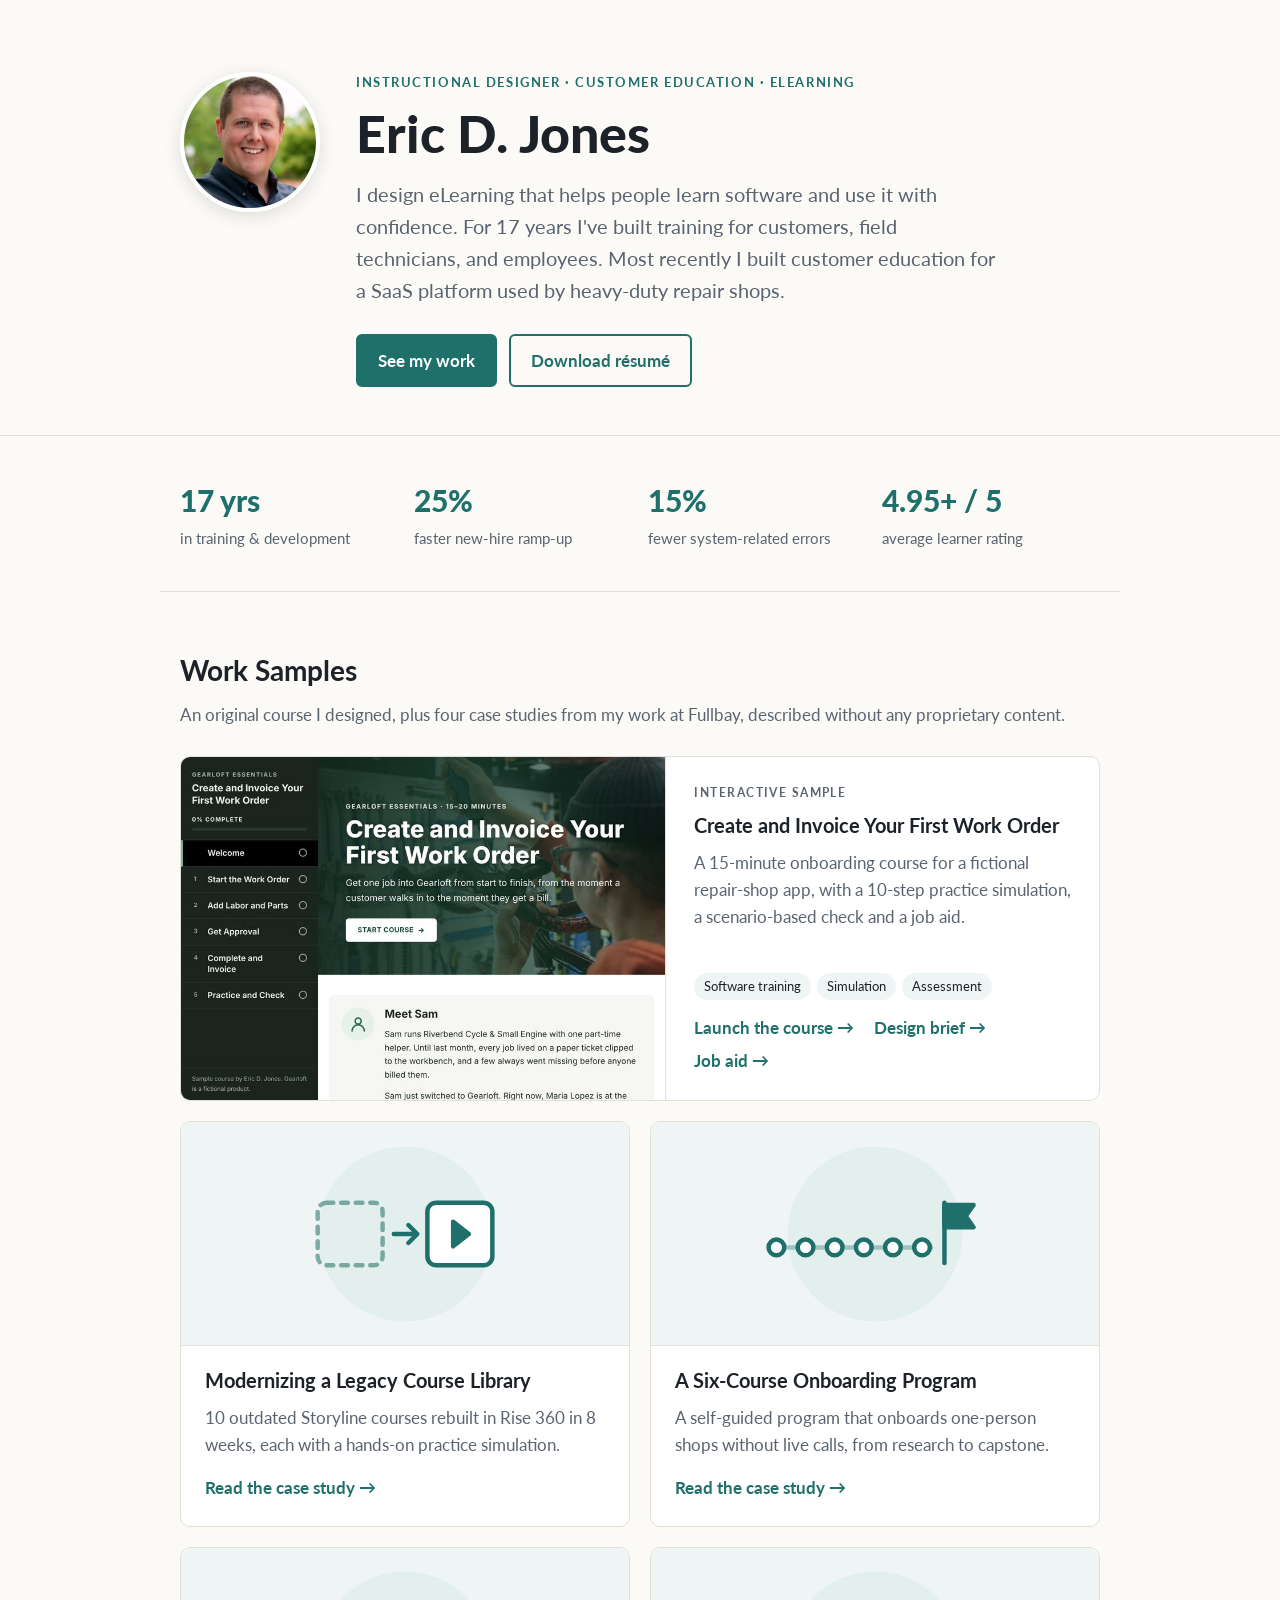
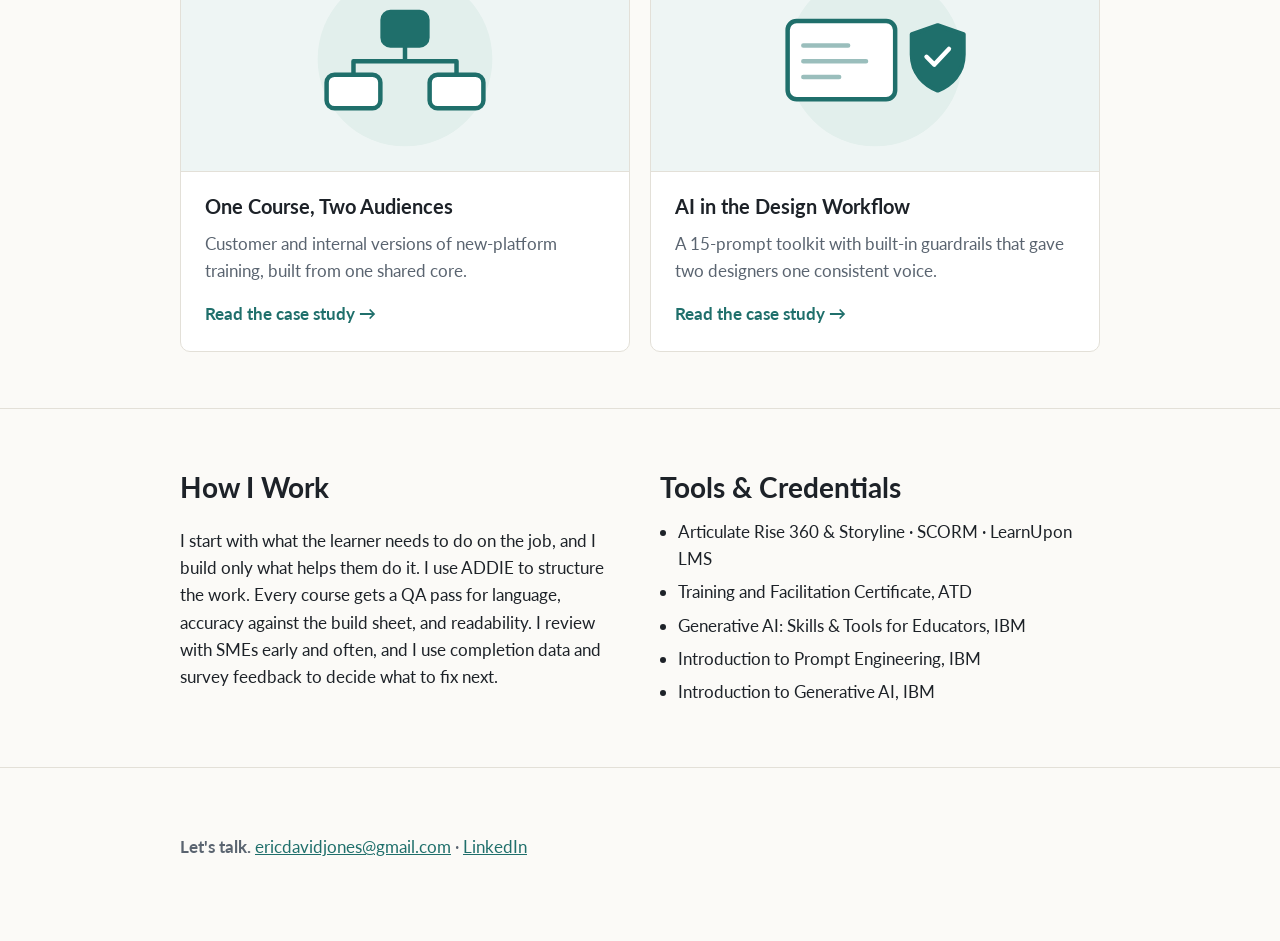
<file: index.html>
<!doctype html>
<html lang="en" data-theme="light">
<head>
<meta charset="utf-8">
<meta name="viewport" content="width=device-width, initial-scale=1">
<meta name="color-scheme" content="light">
<title>Eric D. Jones | Instructional Designer</title>
<meta property="og:type" content="website">
<meta property="og:title" content="Eric D. Jones | Instructional Designer">
<meta property="og:description" content="Portfolio of Eric D. Jones: an interactive sample course and case studies in customer education and eLearning.">
<meta property="og:url" content="https://ericdavidjones.github.io/">
<meta property="og:image" content="https://ericdavidjones.github.io/images/og-portfolio.jpg">
<meta property="og:image:width" content="1200">
<meta property="og:image:height" content="627">
<meta name="twitter:card" content="summary_large_image">
<meta name="description" content="Portfolio of Eric D. Jones, instructional designer specializing in customer education and eLearning built in Articulate Rise 360 and Storyline.">
<link rel="preconnect" href="https://fonts.googleapis.com">
<link href="https://fonts.googleapis.com/css2?family=Lato:wght@400;700;900&display=swap" rel="stylesheet">
<style>
:root{--bg:#fbfaf7;--surface:#ffffff;--ink:#1d2228;--muted:#5a6470;--line:#e3e0d8;--accent:#1f6f6b;--accent-ink:#ffffff;--tag:#eef5f4}
@media (prefers-color-scheme:dark){:root:not([data-theme="light"]){--bg:#14181c;--surface:#1c2126;--ink:#eef0f2;--muted:#a3adb8;--line:#2d343b;--accent:#5fbdb5;--accent-ink:#0e1316;--tag:#1f2d2c}}
*{box-sizing:border-box}
body{margin:0;background:var(--bg);color:var(--ink);font:17px/1.6 Lato,system-ui,sans-serif}
a{color:var(--accent)}
.wrap{max-width:960px;margin:0 auto;padding:0 20px}
header{padding:72px 0 48px;border-bottom:1px solid var(--line)}
.hero-grid{display:grid;grid-template-columns:140px 1fr;gap:36px;align-items:start}
.headshot{width:140px;height:140px;border-radius:50%;object-fit:cover;border:4px solid var(--surface);box-shadow:0 4px 18px rgba(0,0,0,.12)}
@media (max-width:640px){.hero-grid{grid-template-columns:1fr;gap:20px}.headshot{width:104px;height:104px}}
.eyebrow{text-transform:uppercase;letter-spacing:.12em;font-size:13px;font-weight:700;color:var(--accent);margin:0 0 12px}
h1{font-size:clamp(34px,6vw,52px);line-height:1.1;margin:0 0 16px;font-weight:900}
.lede{font-size:20px;color:var(--muted);max-width:640px;margin:0 0 28px}
.btns{display:flex;flex-wrap:wrap;gap:12px}
.btn{display:inline-block;padding:11px 20px;border-radius:6px;font-weight:700;text-decoration:none;border:2px solid var(--accent)}
.btn.primary{background:var(--accent);color:var(--accent-ink)}
.stats{display:grid;grid-template-columns:repeat(auto-fit,minmax(170px,1fr));gap:16px;padding-top:40px;padding-bottom:40px;border-bottom:1px solid var(--line)}
.stat b{display:block;font-size:30px;font-weight:900;color:var(--accent)}
.stat span{color:var(--muted);font-size:15px}
section{padding:56px 0;border-bottom:1px solid var(--line)}
h2{font-size:28px;margin:0 0 8px}
.sub{color:var(--muted);margin:0 0 28px}
.grid{display:grid;grid-template-columns:repeat(2,1fr);gap:20px}
@media (max-width:700px){.grid{grid-template-columns:1fr}}
.card{background:var(--surface);border:1px solid var(--line);border-radius:10px;padding:24px;display:flex;flex-direction:column}
.card.feature{grid-column:1/-1}
.card h3{margin:0 0 8px;font-size:20px}
.card p{margin:0 0 16px;color:var(--muted)}
.tags{display:flex;flex-wrap:wrap;gap:6px;margin-top:auto;padding-bottom:14px}
.tags span{background:var(--tag);font-size:13px;padding:3px 10px;border-radius:99px}
.card-media{display:block;margin:-24px -24px 18px;border-radius:10px 10px 0 0;overflow:hidden;aspect-ratio:2/1;background:#eef5f4;border-bottom:1px solid var(--line)}
.card-media img{width:100%;height:100%;object-fit:cover;display:block;transition:transform .3s}
.card:hover .card-media img{transform:scale(1.03)}
.card.feature{display:grid;grid-template-columns:minmax(0,1.2fr) minmax(0,1fr);gap:28px;padding:0;overflow:hidden;align-items:stretch}
.card.feature .card-media{margin:0;border-radius:0;aspect-ratio:auto;min-height:260px;min-width:0;border-bottom:0;border-right:1px solid var(--line)}
.card.feature .card-media img{object-position:left top}
.card.feature .card-body{padding:26px 26px 26px 0;display:flex;flex-direction:column}
.kicker{text-transform:uppercase;letter-spacing:.12em;font-size:12px;font-weight:700;color:var(--accent);margin:0 0 6px!important}
@media (max-width:700px){.card.feature{grid-template-columns:1fr;gap:0}.card.feature .card-media{border-right:0;border-bottom:1px solid var(--line);aspect-ratio:16/9;min-height:0}.card.feature .card-body{padding:22px}}
.links{display:flex;flex-wrap:wrap;gap:6px 20px}
.card a.more{font-weight:700;text-decoration:none}
.two{display:grid;grid-template-columns:1fr 1fr;gap:40px}
@media (max-width:700px){.two{grid-template-columns:1fr}}
ul.clean{padding-left:18px;margin:0}
ul.clean li{margin-bottom:6px}
footer{padding:48px 0 64px;color:var(--muted)}
</style>
</head>
<body>
<header>
  <div class="wrap hero-grid">
    <img class="headshot" src="headshot-v3.jpg" width="140" height="140" alt="Eric D. Jones">
    <div>
    <p class="eyebrow">Instructional Designer · Customer Education · eLearning</p>
    <h1>Eric D. Jones</h1>
    <p class="lede">I design eLearning that helps people learn software and use it with confidence. For 17 years I've built training for customers, field technicians, and employees. Most recently I built customer education for a SaaS platform used by heavy-duty repair shops.</p>
    <div class="btns">
      <a class="btn primary" href="#work">See my work</a>
      <a class="btn" href="Eric_Jones_Resume.pdf">Download résumé</a>
    </div>
    </div>
  </div>
</header>

<div class="wrap stats">
  <div class="stat"><b>17 yrs</b><span>in training &amp; development</span></div>
  <div class="stat"><b>25%</b><span>faster new-hire ramp-up</span></div>
  <div class="stat"><b>15%</b><span>fewer system-related errors</span></div>
  <div class="stat"><b>4.95+ / 5</b><span>average learner rating</span></div>
</div>

<section id="work">
  <div class="wrap">
    <h2>Work Samples</h2>
    <p class="sub">An original course I designed, plus four case studies from my work at Fullbay, described without any proprietary content.</p>
    <div class="grid">
      <article class="card feature">
        <a class="card-media" href="sample-course/index.html" tabindex="-1" aria-hidden="true"><img src="images/course-preview.jpg" width="848" height="600" alt=""></a>
        <div class="card-body">
          <p class="kicker">Interactive sample</p>
          <h3>Create and Invoice Your First Work Order</h3>
          <p>A 15-minute onboarding course for a fictional repair-shop app, with a 10-step practice simulation, a scenario-based check and a job aid.</p>
          <div class="tags"><span>Software training</span><span>Simulation</span><span>Assessment</span></div>
          <span class="links"><a class="more" href="sample-course/index.html">Launch the course →</a><a class="more" href="case-sample-course.html">Design brief →</a><a class="more" href="sample-course/jobaid.html">Job aid →</a></span>
        </div>
      </article>
      <article class="card">
        <a class="card-media" href="case-library-migration.html" tabindex="-1" aria-hidden="true"><img src="images/card-migration.svg" width="400" height="200" alt=""></a>
        <h3>Modernizing a Legacy Course Library</h3>
        <p>10 outdated Storyline courses rebuilt in Rise 360 in 8 weeks, each with a hands-on practice simulation.</p>
        <a class="more" href="case-library-migration.html">Read the case study →</a>
      </article>
      <article class="card">
        <a class="card-media" href="case-onboarding-program.html" tabindex="-1" aria-hidden="true"><img src="images/card-onboarding.svg" width="400" height="200" alt=""></a>
        <h3>A Six-Course Onboarding Program</h3>
        <p>A self-guided program that onboards one-person shops without live calls, from research to capstone.</p>
        <a class="more" href="case-onboarding-program.html">Read the case study →</a>
      </article>
      <article class="card">
        <a class="card-media" href="case-two-audiences.html" tabindex="-1" aria-hidden="true"><img src="images/card-audiences.svg" width="400" height="200" alt=""></a>
        <h3>One Course, Two Audiences</h3>
        <p>Customer and internal versions of new-platform training, built from one shared core.</p>
        <a class="more" href="case-two-audiences.html">Read the case study →</a>
      </article>
      <article class="card">
        <a class="card-media" href="case-ai-prompts.html" tabindex="-1" aria-hidden="true"><img src="images/card-ai.svg" width="400" height="200" alt=""></a>
        <h3>AI in the Design Workflow</h3>
        <p>A 15-prompt toolkit with built-in guardrails that gave two designers one consistent voice.</p>
        <a class="more" href="case-ai-prompts.html">Read the case study →</a>
      </article>
    </div>
  </div>
</section>

<section id="about">
  <div class="wrap two">
    <div>
      <h2>How I Work</h2>
      <p>I start with what the learner needs to do on the job, and I build only what helps them do it. I use ADDIE to structure the work. Every course gets a QA pass for language, accuracy against the build sheet, and readability. I review with SMEs early and often, and I use completion data and survey feedback to decide what to fix next.</p>
    </div>
    <div>
      <h2>Tools &amp; Credentials</h2>
      <ul class="clean">
        <li>Articulate Rise 360 &amp; Storyline · SCORM · LearnUpon LMS</li>
        <li>Training and Facilitation Certificate, ATD</li>
        <li>Generative AI: Skills &amp; Tools for Educators, IBM</li>
        <li>Introduction to Prompt Engineering, IBM</li>
        <li>Introduction to Generative AI, IBM</li>
      </ul>
    </div>
  </div>
</section>

<footer>
  <div class="wrap">
    <p><strong>Let's talk.</strong> <a href="mailto:ericdavidjones@gmail.com">ericdavidjones@gmail.com</a> · <a href="https://www.linkedin.com/in/ericdavidjones/">LinkedIn</a></p>
  </div>
</footer>
</body>
</html>
</file>
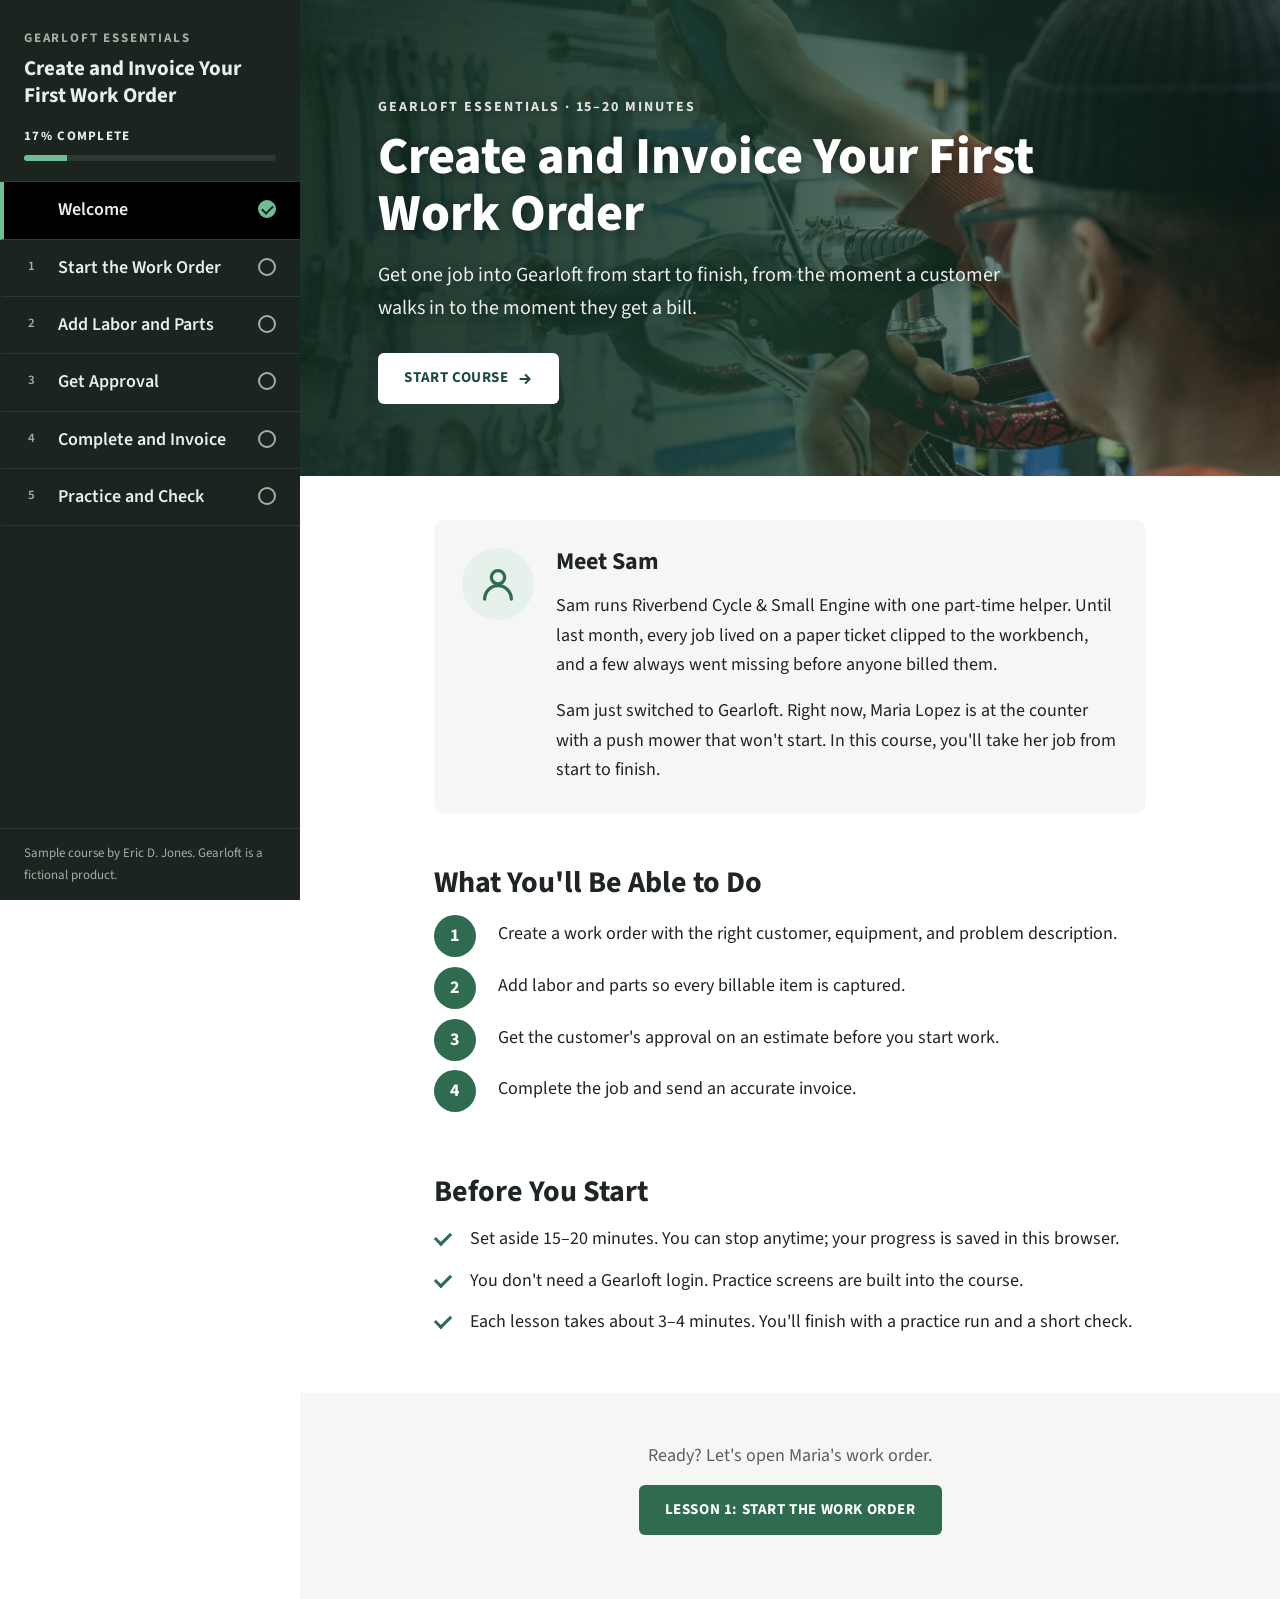
<file: sample-course/index.html>
<!doctype html>
<html lang="en">
<head>
<meta charset="utf-8">
<meta name="viewport" content="width=device-width, initial-scale=1">
<title>Create and Invoice Your First Work Order | Gearloft Essentials</title>
<meta property="og:type" content="website">
<meta property="og:title" content="Create and Invoice Your First Work Order | Sample Course">
<meta property="og:description" content="An interactive onboarding course with a practice simulation, scenario-based check and job aid. Designed by Eric D. Jones.">
<meta property="og:url" content="https://ericdavidjones.github.io/sample-course/index.html">
<meta property="og:image" content="https://ericdavidjones.github.io/images/og-course.jpg">
<meta property="og:image:width" content="1200">
<meta property="og:image:height" content="627">
<meta name="twitter:card" content="summary_large_image">
<meta name="description" content="Sample eLearning course by Eric D. Jones. Gearloft and Riverbend Cycle & Small Engine are fictional.">
<link rel="preconnect" href="https://fonts.googleapis.com">
<link href="https://fonts.googleapis.com/css2?family=Source+Sans+3:wght@400;600;700;800&display=swap" rel="stylesheet">
<style>
:root{
  --accent:#2e6b4f; --accent-dark:#1f4d38; --accent-soft:#e7f1ec;
  --side:#1c2420; --side-ink:#e9efeb; --side-muted:#9fb1a7; --side-line:#2c3832;
  --bg:#ffffff; --page:#f6f7f5; --ink:#1e2522; --muted:#55615b; --line:#dde3df;
  --warn:#9a5b00; --warn-soft:#fff4e0; --tip-soft:#eef5fb; --tip:#1d5c8f;
  --radius:10px; --sidew:300px;
}
*{box-sizing:border-box}
[hidden]{display:none!important}
html{scroll-behavior:smooth}
@media (prefers-reduced-motion:reduce){html{scroll-behavior:auto}*{transition:none!important;animation:none!important}}
body{margin:0;font:18px/1.65 "Source Sans 3",system-ui,sans-serif;color:var(--ink);background:var(--bg)}
button{font:inherit;cursor:pointer}
:focus-visible{outline:3px solid #f2b705;outline-offset:2px}
.skip{position:absolute;left:-999px;top:8px;background:#fff;padding:8px 12px;z-index:50}
.skip:focus{left:8px}

/* ---------- Sidebar ---------- */
.side{position:fixed;inset:0 auto 0 0;width:var(--sidew);background:var(--side);color:var(--side-ink);display:flex;flex-direction:column;z-index:20;transition:transform .25s}
.side-head{padding:28px 24px 20px;border-bottom:1px solid var(--side-line)}
.side-head .brand{font-size:13px;letter-spacing:.14em;text-transform:uppercase;color:var(--side-muted);font-weight:700;margin:0 0 6px}
.side-head h2{font-size:21px;line-height:1.25;margin:0 0 18px}
.prog-label{font-size:13px;letter-spacing:.1em;font-weight:700;text-transform:uppercase}
.prog{height:6px;background:var(--side-line);border-radius:6px;margin-top:8px;overflow:hidden}
.prog span{display:block;height:100%;width:0;background:#6fbf96;transition:width .4s}
.side nav{overflow-y:auto;flex:1}
.side ol{list-style:none;margin:0;padding:0}
.side li a{display:flex;align-items:flex-start;gap:12px;padding:16px 24px;color:var(--side-ink);text-decoration:none;border-bottom:1px solid var(--side-line);border-left:4px solid transparent;font-weight:600;line-height:1.35}
.side li a:hover{background:#243029}
.side li a[aria-current="page"]{background:#000;border-left-color:#6fbf96}
.side li a.locked{color:var(--side-muted);pointer-events:none}
.side .num{flex:0 0 auto;font-size:13px;color:var(--side-muted);width:18px;padding-top:2px}
.side .state{margin-left:auto;flex:0 0 auto;width:18px;height:18px;border-radius:50%;border:2px solid var(--side-muted);margin-top:2px}
.side .done .state{background:#6fbf96;border-color:#6fbf96;position:relative}
.side .done .state::after{content:"";position:absolute;left:4px;top:1px;width:5px;height:9px;border:solid #1c2420;border-width:0 2px 2px 0;transform:rotate(45deg)}
.side .soon{font-size:12px;color:var(--side-muted);font-weight:400;display:block}
.side-foot{padding:14px 24px;font-size:13px;color:var(--side-muted);border-top:1px solid var(--side-line)}
.menu-btn{display:none;position:fixed;top:12px;left:12px;z-index:30;background:var(--side);color:#fff;border:0;border-radius:8px;width:44px;height:44px}
.menu-btn svg{display:block;margin:auto}
.scrim{display:none}

/* ---------- Main ---------- */
main{margin-left:var(--sidew);min-height:100vh}
.lesson{display:none}
.lesson.active{display:block}
.hero{position:relative;color:#fff;padding:96px 8% 72px;background:linear-gradient(135deg,#183a2b 0%,#2e6b4f 60%,#3f8a66 100%);overflow:hidden}
.hero svg.art{position:absolute;right:-60px;top:-40px;width:520px;max-width:70%;opacity:.16;pointer-events:none}
.hero .kicker{font-size:14px;letter-spacing:.14em;text-transform:uppercase;font-weight:700;opacity:.85;margin:0 0 10px}
.hero h1{font-size:clamp(34px,5vw,52px);line-height:1.1;margin:0 0 16px;max-width:760px;font-weight:800}
.hero p{font-size:20px;max-width:640px;margin:0 0 28px;opacity:.92}
.hero.small{padding:72px 8% 56px}
.hero.photo{background-size:cover;background-position:center}
.hero.welcome{background-image:linear-gradient(90deg,rgba(16,40,29,.94) 0%,rgba(24,58,43,.86) 45%,rgba(24,58,43,.35) 100%),url(images/hero-welcome.jpg);background-position:center 35%}
.hero.l1{background-image:linear-gradient(90deg,rgba(16,40,29,.94) 0%,rgba(24,58,43,.8) 50%,rgba(24,58,43,.3) 100%),url(images/hero-lesson1.jpg);background-position:center 60%}
.hero h1,.hero p{text-shadow:0 1px 12px rgba(0,0,0,.35)}
.btn{display:inline-flex;align-items:center;gap:8px;background:#fff;color:var(--accent-dark);border:0;border-radius:6px;padding:13px 26px;font-weight:700;text-decoration:none;letter-spacing:.04em;text-transform:uppercase;font-size:15px}
.btn.solid{background:var(--accent);color:#fff}
.btn.solid:hover{background:var(--accent-dark)}
.btn[disabled]{background:#c9d1cc;color:#5d6a63;cursor:not-allowed}

.block{max-width:760px;margin:0 auto;padding:44px 24px}
.block + .block{padding-top:8px}
.block h2{font-size:30px;line-height:1.2;margin:0 0 14px}
.block h3{font-size:22px;margin:0 0 10px}
.block p{margin:0 0 16px}
.lede{font-size:21px;color:var(--muted)}
.divider{border:0;border-top:1px solid var(--line);max-width:760px;margin:12px auto}

/* numbered list (Rise-style) */
.numlist{list-style:none;padding:0;margin:8px 0 0;counter-reset:n}
.numlist li{counter-increment:n;position:relative;padding:4px 0 18px 64px;min-height:44px}
.numlist li::before{content:counter(n);position:absolute;left:0;top:0;width:42px;height:42px;border-radius:50%;background:var(--accent);color:#fff;display:grid;place-items:center;font-weight:700}

/* checklist */
.checks{list-style:none;padding:0;margin:0}
.checks li{position:relative;padding:0 0 12px 36px}
.checks li::before{content:"";position:absolute;left:4px;top:5px;width:7px;height:13px;border:solid var(--accent);border-width:0 3px 3px 0;transform:rotate(45deg)}

/* scenario / quote */
.scenario{display:flex;gap:22px;align-items:flex-start;background:var(--page);border-radius:var(--radius);padding:28px}
.avatar{flex:0 0 72px;width:72px;height:72px;border-radius:50%;background:var(--accent-soft);display:grid;place-items:center}
.scenario p:last-child{margin-bottom:0}

/* callouts */
.callout{border-left:5px solid var(--tip);background:var(--tip-soft);border-radius:0 var(--radius) var(--radius) 0;padding:20px 24px}
.callout.warn{border-color:var(--warn);background:var(--warn-soft)}
.callout strong.tag{display:block;text-transform:uppercase;letter-spacing:.1em;font-size:13px;color:var(--tip);margin-bottom:4px}
.callout.warn strong.tag{color:var(--warn)}
.callout p:last-child{margin:0}

/* process (step-through) */
.process{border:1px solid var(--line);border-radius:var(--radius);overflow:hidden;background:#fff}
.process-top{display:flex;justify-content:space-between;align-items:center;padding:12px 20px;background:var(--page);font-size:15px;color:var(--muted)}
.dots{display:flex;gap:6px}
.dots span{width:10px;height:10px;border-radius:50%;background:var(--line)}
.dots span.on{background:var(--accent)}
.step{display:none;padding:32px 36px 28px}
.step.on{display:block}
.step .label{font-size:14px;letter-spacing:.12em;text-transform:uppercase;font-weight:700;color:var(--accent);margin-bottom:6px}
.step h3{font-size:24px}
.process-nav{display:flex;justify-content:space-between;padding:0 36px 28px}
.process-nav button{background:none;border:2px solid var(--accent);color:var(--accent);border-radius:6px;padding:8px 18px;font-weight:700}
.process-nav button.primary{background:var(--accent);color:#fff}
.process-nav button[disabled]{opacity:.35;cursor:default}

/* labeled graphic (mock app screen) */
.mock{position:relative;border:1px solid #c9d2cd;border-radius:12px;background:#fff;box-shadow:0 10px 30px rgba(20,40,30,.12);font-size:15px;line-height:1.4}
.mock-bar{border-radius:11px 11px 0 0;display:flex;align-items:center;gap:10px;background:#21302a;color:#fff;padding:10px 16px;font-weight:700}
.mock-bar .logo{width:22px;height:22px;border-radius:6px;background:#6fbf96;display:grid;place-items:center;color:#1c2420;font-size:13px}
.mock-bar .crumb{font-weight:400;opacity:.75;margin-left:6px}
.mock-body{padding:20px 22px 24px;display:grid;grid-template-columns:1fr 1fr;gap:16px}
.mock .full{grid-column:1/-1}
.mock .fld label{display:block;font-size:12px;text-transform:uppercase;letter-spacing:.08em;color:#6b7771;font-weight:700;margin-bottom:4px}
.mock .box{border:1px solid #ccd5d0;border-radius:6px;padding:9px 11px;background:#fbfcfb;min-height:40px}
.mock .box.tall{min-height:72px}
.mock .badge{display:inline-block;background:#e3f2ea;color:#1f6a46;font-weight:700;font-size:12px;border-radius:99px;padding:3px 10px;text-transform:uppercase;letter-spacing:.06em}
.mock .row{display:flex;justify-content:space-between;align-items:center}
.mock .fake-btn{background:#2e6b4f;color:#fff;border-radius:6px;padding:8px 16px;font-weight:700;font-size:14px}
.fld{position:relative}.lab{display:flex;align-items:center;gap:10px;margin-bottom:6px;position:relative}.mock .fld .lab label{margin:0}
.hot{flex:0 0 auto;width:30px;height:30px;border-radius:50%;border:2px solid #fff;background:var(--accent);color:#fff;font-weight:800;font-size:14px;box-shadow:0 0 0 0 rgba(46,107,79,.6);animation:pulse 2.2s infinite;padding:0}
.hot[aria-expanded="true"]{background:#f2b705;color:#1e2522;animation:none}
.hot.seen{animation:none}
@keyframes pulse{0%{box-shadow:0 0 0 0 rgba(46,107,79,.55)}70%{box-shadow:0 0 0 14px rgba(46,107,79,0)}100%{box-shadow:0 0 0 0 rgba(46,107,79,0)}}
.pop{position:absolute;left:0;top:42px;z-index:3;width:min(300px,92vw);background:#1e2522;color:#fff;border-radius:8px;padding:16px 18px;font-size:16px;line-height:1.5;box-shadow:0 8px 24px rgba(0,0,0,.25)}
.pop.up{top:auto;bottom:40px}
.pop strong{display:block;margin-bottom:4px;color:#9fe0bd}
.pop button{position:absolute;top:6px;right:8px;background:none;border:0;color:#fff;font-size:20px;line-height:1}
.hint{font-size:15px;color:var(--muted);margin-top:12px}

/* flip cards */
.flips{display:grid;grid-template-columns:repeat(3,1fr);gap:16px}
.flip{perspective:900px;height:230px;background:none;border:0;padding:0;text-align:left}
.flip-inner{position:relative;width:100%;height:100%;transition:transform .5s;transform-style:preserve-3d}
.flip[aria-pressed="true"] .flip-inner{transform:rotateY(180deg)}
.face{position:absolute;inset:0;backface-visibility:hidden;border-radius:var(--radius);padding:20px;display:flex;flex-direction:column;justify-content:space-between}
.front{background:var(--page);border:1px solid var(--line)}
.back{background:var(--accent);color:#fff;transform:rotateY(180deg)}
.face .tag{font-size:12px;letter-spacing:.12em;text-transform:uppercase;font-weight:700;opacity:.75}
.face q{font-size:20px;font-weight:700;quotes:"\201C" "\201D"}
.back q{font-size:17px}
.face .turn{font-size:13px;opacity:.7}

/* statement */
.statement{border-top:4px solid var(--accent);border-bottom:4px solid var(--accent);padding:26px 0;text-align:center;font-size:24px;font-weight:700;line-height:1.4}
.statement span{color:var(--accent)}

/* lesson footer */
.next{background:var(--page);padding:48px 24px 64px;text-align:center}
.next p{color:var(--muted);margin:0 0 14px}
.credit{font-size:13px;color:var(--muted);text-align:center;padding:18px 24px 28px}


.hero.l2{background-image:linear-gradient(90deg,rgba(16,40,29,.94) 0%,rgba(24,58,43,.84) 50%,rgba(24,58,43,.4) 100%),url(images/hero-welcome.jpg);background-position:left 60%}
.hero.l3{background-image:linear-gradient(90deg,rgba(16,40,29,.94) 0%,rgba(24,58,43,.84) 50%,rgba(24,58,43,.4) 100%),url(images/hero-lesson1.jpg);background-position:center 15%}
.hero.l4{background-image:linear-gradient(90deg,rgba(16,40,29,.94) 0%,rgba(24,58,43,.84) 50%,rgba(24,58,43,.4) 100%),url(images/hero-welcome.jpg);background-position:right 70%}
/* tabs */
.tablist{display:flex;border-bottom:2px solid var(--line)}
.tablist button{background:none;border:0;border-bottom:4px solid transparent;margin-bottom:-2px;padding:12px 20px;font-weight:700;color:var(--muted)}
.tablist button[aria-selected="true"]{color:var(--accent-dark);border-bottom-color:var(--accent)}
.tabpanel{padding:24px 4px 4px}
/* line items in mocks */
.mock .lines{border:1px solid #ccd5d0;border-radius:6px;background:#fbfcfb}
.mock .lines div{display:flex;justify-content:space-between;gap:12px;padding:9px 11px;border-bottom:1px solid #e3e8e5}
.mock .lines div:last-child{border-bottom:0}
.mock .lines .sum{font-weight:800;background:#eef4f0}
.mock .total{font-weight:800;font-size:17px}
.mock .sub{font-size:13px;color:#6b7771}
/* sorting */
.sort-item{border:1px solid var(--line);border-radius:var(--radius);padding:18px 20px;margin-bottom:12px}
.sort-q{font-weight:700;margin:0 0 10px!important}
.sort-opts{display:flex;flex-wrap:wrap;gap:8px}
.sort-opts button,.choices button{background:#fff;border:2px solid var(--line);border-radius:6px;padding:8px 16px;font-weight:600;color:var(--ink)}
.sort-opts button:hover,.choices button:hover{border-color:var(--accent)}
.sort-opts button.right,.choices button.right{border-color:var(--accent);background:var(--accent-soft)}
.sort-opts button.wrong,.choices button.wrong{border-color:#b54708;background:#fdf0e6}
.sort-fb,.choice-fb{margin:10px 0 0!important;font-size:16px}
.sort-fb:empty,.choice-fb:empty{display:none}
.choices{display:flex;flex-direction:column;gap:10px;margin-top:18px}
.choices button{text-align:left;padding:14px 18px}
/* accordion */
.accordion details{border:1px solid var(--line);border-radius:var(--radius);margin-bottom:10px;background:#fff}
.accordion summary{cursor:pointer;padding:16px 20px;font-weight:700;list-style:none;display:flex;align-items:center;gap:10px}
.accordion summary::-webkit-details-marker{display:none}
.accordion summary::after{content:"+";margin-left:auto;font-size:24px;line-height:1;color:var(--accent)}
.accordion details[open] summary::after{content:"\2212"}
.accordion details>div{padding:0 20px 18px}
.pill{font-size:12px;background:var(--accent-soft);color:var(--accent-dark);border-radius:99px;padding:2px 10px;font-weight:700}

.hero.l5{background-image:linear-gradient(90deg,rgba(16,40,29,.94) 0%,rgba(24,58,43,.84) 50%,rgba(24,58,43,.4) 100%),url(images/hero-lesson1.jpg);background-position:center 85%}
.btn.ghost{background:#fff;color:var(--accent);border:2px solid var(--accent)}
/* mode toggle */
.mode{display:grid;grid-template-columns:1fr 1fr;gap:12px;margin:6px 0 20px}
.mode button{text-align:left;background:#fff;border:2px solid var(--line);border-radius:var(--radius);padding:14px 16px;color:var(--ink)}
.mode button span{display:block;font-size:15px;color:var(--muted)}
.mode button[aria-checked="true"]{border-color:var(--accent);background:var(--accent-soft)}
/* simulation */
.sim{background:var(--page);border-radius:14px;padding:18px}
.sim-head{display:flex;justify-content:space-between;align-items:center;font-size:14px;font-weight:700;color:var(--muted);text-transform:uppercase;letter-spacing:.08em}
.sim-restart{background:none;border:0;color:var(--accent);font-weight:700;text-transform:uppercase;letter-spacing:.08em;font-size:13px}
.sim-prompt{margin:8px 0 14px!important;font-size:18px;min-height:28px}
.sim-prompt .sub{color:var(--muted);font-weight:700}
.sim-app{font-size:15px}
.sim-screen{padding:18px 20px 20px;min-height:290px;display:flex;flex-direction:column;gap:14px}
.sim-row{display:flex;justify-content:space-between;align-items:center;gap:10px;flex-wrap:wrap}
.sim-row h4{margin:0;font-size:17px}
.sbtn{background:#fff;border:1px solid #b9c5be;border-radius:6px;padding:8px 14px;font-weight:700;font-size:14px;color:var(--ink)}
.sbtn.primary{background:#2e6b4f;border-color:#2e6b4f;color:#fff}
.sbtn[aria-disabled="true"]{opacity:.45}
.sim-list{display:flex;flex-direction:column;border:1px solid #ccd5d0;border-radius:6px;overflow:hidden}
.sim-list button{display:flex;justify-content:space-between;align-items:center;gap:10px;text-align:left;background:#fbfcfb;border:0;border-bottom:1px solid #e3e8e5;padding:11px 12px;font-size:15px;color:var(--ink)}
.sim-list button:last-child{border-bottom:0}
.sim-list button:hover,.pick:hover{background:#eef4f0}
.sim-list .sub,.sim .sub{font-size:13px;color:#6b7771}
.sim-label{font-size:12px;text-transform:uppercase;letter-spacing:.08em;color:#6b7771;font-weight:700;margin:0!important}
.sim-input{font:inherit;font-size:16px;border:1px solid #b9c5be;border-radius:6px;padding:9px 11px;width:100%}
.sim-empty{color:#6b7771;font-size:14px;margin:0!important;padding:10px 12px}
.sim-picks{display:flex;flex-direction:column;gap:8px}
.pick{display:flex;justify-content:space-between;gap:10px;text-align:left;background:#fbfcfb;border:2px solid #ccd5d0;border-radius:6px;padding:10px 12px;font-size:15px;color:var(--ink)}
.pick[aria-pressed="true"]{border-color:#2e6b4f;background:var(--accent-soft)}
.pick[aria-pressed="true"] span:first-child::before{content:"\2713  ";color:#2e6b4f;font-weight:800}
.badge.wait{background:#fff4e0;color:#9a5b00}
.sim-fb{margin:12px 0 0!important;font-size:16px;min-height:4px}
.sim-fb.bad{background:#fdf0e6;border-left:4px solid #b54708;padding:10px 14px;border-radius:0 8px 8px 0}
.hint-line{display:block;margin-top:4px;font-weight:600}
.sim-done h4{margin:8px 0;font-size:19px}
/* knowledge check */
.kc-q{border:1px solid var(--line);border-radius:var(--radius);padding:18px 20px 12px;margin:0 0 14px}
.kc-q legend{float:left;width:100%;font-weight:700;padding:0;margin-bottom:8px;display:flex;gap:10px;align-items:flex-start}
.kc-q legend+label{clear:both}
.kc-n{flex:0 0 28px;height:28px;border-radius:50%;background:var(--accent);color:#fff;display:grid;place-items:center;font-size:14px;margin-top:1px}
.kc-q label{display:flex;gap:10px;align-items:flex-start;padding:8px 6px;border-radius:6px;cursor:pointer}
.kc-q label:hover{background:var(--page)}
.kc-q input{margin-top:6px;accent-color:var(--accent);width:18px;height:18px;flex:0 0 auto}
.kc-q.ok{border-color:var(--accent);background:#f4faf6}
.kc-q.no{border-color:#b54708;background:#fffaf5}
.kc-fb{margin:6px 6px 6px!important;font-size:16px}
.kc-fb:empty{display:none}
.kc-actions{display:flex;gap:12px;flex-wrap:wrap}
.kc-result{font-weight:700;font-size:19px;margin-top:14px!important}
.kc-result.pass{color:var(--accent-dark)}
.kc-result.fail{color:#9a3d00}
.done-card{border:2px solid var(--accent);border-radius:14px;padding:28px;text-align:left}
.done-card h2{margin-top:8px}
/* ---------- Responsive ---------- */
@media (max-width:900px){
  .side{transform:translateX(-100%)}
  body.menu-open .side{transform:none}
  body.menu-open .scrim{display:block;position:fixed;inset:0;background:rgba(0,0,0,.45);z-index:15}
  .menu-btn{display:block}
  main{margin-left:0}
  .hero{padding:88px 24px 56px}
  .hero.small{padding:80px 24px 44px}
  .flips{grid-template-columns:1fr}
  .flip{height:190px}
  .mock-body{grid-template-columns:1fr}
  .step{padding:26px 22px 22px}.process-nav{padding:0 22px 22px}
  .scenario{flex-direction:column;padding:22px}
  .mode{grid-template-columns:1fr}
  .sim{padding:12px;margin:0 -8px}
  .sim-screen{padding:14px}
}
</style>
</head>
<body>
<a class="skip" href="#content">Skip to lesson content</a>
<button class="menu-btn" id="menuBtn" aria-label="Open course menu" aria-expanded="false" aria-controls="sidebar">
  <svg width="22" height="22" viewBox="0 0 24 24" fill="none" stroke="currentColor" stroke-width="2.4" stroke-linecap="round"><path d="M4 6h16M4 12h16M4 18h16"/></svg>
</button>
<div class="scrim" id="scrim"></div>

<aside class="side" id="sidebar" aria-label="Course menu">
  <div class="side-head">
    <p class="brand">Gearloft Essentials</p>
    <h2>Create and Invoice Your First Work Order</h2>
    <div class="prog-label" id="progLabel">0% complete</div>
    <div class="prog" role="progressbar" aria-label="Course progress" aria-valuemin="0" aria-valuemax="100" aria-valuenow="0"><span id="progBar"></span></div>
  </div>
  <nav>
    <ol id="menu">
      <li><a href="#welcome" data-id="welcome"><span class="num"></span>Welcome<span class="state" aria-hidden="true"></span></a></li>
      <li><a href="#lesson-1" data-id="lesson-1"><span class="num">1</span>Start the Work Order<span class="state" aria-hidden="true"></span></a></li>
      <li><a href="#lesson-2" data-id="lesson-2"><span class="num">2</span>Add Labor and Parts<span class="state" aria-hidden="true"></span></a></li>
      <li><a href="#lesson-3" data-id="lesson-3"><span class="num">3</span>Get Approval<span class="state" aria-hidden="true"></span></a></li>
      <li><a href="#lesson-4" data-id="lesson-4"><span class="num">4</span>Complete and Invoice<span class="state" aria-hidden="true"></span></a></li>
      <li><a href="#lesson-5" data-id="lesson-5"><span class="num">5</span>Practice and Check<span class="state" aria-hidden="true"></span></a></li>
    </ol>
  </nav>
  <div class="side-foot">Sample course by Eric D. Jones. Gearloft is a fictional product.</div>
</aside>

<main id="content" tabindex="-1">

<!-- ===================== WELCOME ===================== -->
<section class="lesson" id="welcome" aria-labelledby="welcome-title">
  <header class="hero photo welcome">
    <p class="kicker">Gearloft Essentials · 15–20 minutes</p>
    <h1 id="welcome-title">Create and Invoice Your First Work Order</h1>
    <p>Get one job into Gearloft from start to finish, from the moment a customer walks in to the moment they get a bill.</p>
    <a class="btn" href="#lesson-1" data-complete="welcome">Start course
      <svg width="16" height="16" viewBox="0 0 24 24" fill="none" stroke="currentColor" stroke-width="3" stroke-linecap="round" stroke-linejoin="round" aria-hidden="true"><path d="M5 12h14M13 6l6 6-6 6"/></svg></a>
  </header>

  <div class="block">
    <div class="scenario">
      <div class="avatar" aria-hidden="true">
        <svg width="40" height="40" viewBox="0 0 24 24" fill="none" stroke="#2e6b4f" stroke-width="2" stroke-linecap="round"><circle cx="12" cy="8" r="4"/><path d="M4 21c0-4.4 3.6-8 8-8s8 3.6 8 8"/></svg>
      </div>
      <div>
        <h2 style="font-size:24px">Meet Sam</h2>
        <p>Sam runs Riverbend Cycle &amp; Small Engine with one part-time helper. Until last month, every job lived on a paper ticket clipped to the workbench, and a few always went missing before anyone billed them.</p>
        <p>Sam just switched to Gearloft. Right now, Maria Lopez is at the counter with a push mower that won't start. In this course, you'll take her job from start to finish.</p>
      </div>
    </div>
  </div>

  <div class="block">
    <h2>What You'll Be Able to Do</h2>
    <ol class="numlist">
      <li>Create a work order with the right customer, equipment, and problem description.</li>
      <li>Add labor and parts so every billable item is captured.</li>
      <li>Get the customer's approval on an estimate before you start work.</li>
      <li>Complete the job and send an accurate invoice.</li>
    </ol>
  </div>

  <div class="block">
    <h2>Before You Start</h2>
    <ul class="checks">
      <li>Set aside 15–20 minutes. You can stop anytime; your progress is saved in this browser.</li>
      <li>You don't need a Gearloft login. Practice screens are built into the course.</li>
      <li>Each lesson takes about 3–4 minutes. You'll finish with a practice run and a short check.</li>
    </ul>
  </div>

  <div class="next">
    <p>Ready? Let's open Maria's work order.</p>
    <a class="btn solid" href="#lesson-1" data-complete="welcome">Lesson 1: Start the Work Order</a>
  </div>
</section>

<!-- ===================== LESSON 1 ===================== -->
<section class="lesson" id="lesson-1" aria-labelledby="l1-title">
  <header class="hero small photo l1">
    <p class="kicker">Lesson 1 of 4</p>
    <h1 id="l1-title">Start the Work Order</h1>
    <p>A good start makes the rest of the job easy.</p>
  </header>

  <div class="block">
    <p class="lede">A work order is the home for everything about one job: who the customer is, what they brought in, what's wrong, and what you did about it.</p>
    <p>When the start is right, the estimate, the approval, and the invoice all build on it. When it's wrong, like a duplicate customer or a vague problem description, the mistake follows the job all the way to the bill.</p>
  </div>

  <div class="block">
    <h2>Four Steps to Open a Work Order</h2>
    <p>Step through each one. You'll practice them yourself at the end of the course.</p>
    <div class="process" id="proc1">
      <div class="process-top"><span aria-live="polite">Step 1 of 4</span><div class="dots" aria-hidden="true"><span class="on"></span><span></span><span></span><span></span></div></div>
      <div class="step on">
        <div class="label">Step 1</div>
        <h3>Click New Work Order</h3>
        <p>From the Gearloft dashboard, click <strong>New Work Order</strong> in the top-right corner. Every job starts here, even a quick tune-up.</p>
      </div>
      <div class="step">
        <div class="label">Step 2</div>
        <h3>Find the Customer</h3>
        <p>Search by last name or phone number. If the customer has been in before, select them. Only click <strong>Add customer</strong> when the search comes up empty.</p>
      </div>
      <div class="step">
        <div class="label">Step 3</div>
        <h3>Choose the Equipment</h3>
        <p>Pick the item they brought in today from their equipment list. If it's new to you, add it with its type, make, and model so it's on file next time.</p>
      </div>
      <div class="step">
        <div class="label">Step 4</div>
        <h3>Describe the Problem</h3>
        <p>Write what's wrong, when it happens, and what you've already checked. Then click <strong>Save</strong>. The work order is open and ready for labor and parts.</p>
      </div>
      <div class="process-nav">
        <button type="button" data-dir="-1" disabled>Back</button>
        <button type="button" data-dir="1" class="primary">Next</button>
      </div>
    </div>
  </div>

  <div class="block">
    <div class="callout">
      <strong class="tag">Tip</strong>
      <p><strong>Search before you add.</strong> Two records for the same customer split their history. Next time, you won't see what you fixed last spring, or what they paid.</p>
    </div>
  </div>

  <div class="block">
    <h2>Take a Look at the Work Order</h2>
    <p>Here's Maria's new work order. Select each numbered marker to learn what the field does.</p>
    <div class="mock" id="mock1">
      <div class="mock-bar"><span class="logo" aria-hidden="true">G</span>Gearloft<span class="crumb">/ Work orders / New</span></div>
      <div class="mock-body">
        <div class="fld"><div class="lab"><label>Customer</label><button class="hot" aria-expanded="false" aria-label="Marker 1: Customer" data-pop="p1">1</button></div><div class="box">Maria Lopez · (409) 555-0142</div>
          <div class="pop" id="p1" role="dialog" aria-label="Customer" hidden><button aria-label="Close">&times;</button><strong>Customer</strong>Linked to Maria's existing record, so this job joins her history and her contact details fill in automatically.</div></div>
        <div class="fld"><div class="lab"><label>Equipment</label><button class="hot" aria-expanded="false" aria-label="Marker 2: Equipment" data-pop="p2">2</button></div><div class="box">21-inch push mower</div>
          <div class="pop" id="p2" role="dialog" aria-label="Equipment" hidden><button aria-label="Close">&times;</button><strong>Equipment</strong>The specific item in for service today. Maria also has a bike on file, so picking the right one matters.</div></div>
        <div class="fld full"><div class="lab"><label>Problem description</label><button class="hot" aria-expanded="false" aria-label="Marker 3: Problem description" data-pop="p3">3</button></div><div class="box tall">Won't start after winter storage. Pull cord OK. Old fuel in tank.</div>
          <div class="pop" id="p3" role="dialog" aria-label="Problem description" hidden><button aria-label="Close">&times;</button><strong>Problem description</strong>What's wrong, when it happens, and what's been checked. Anyone who picks up the job can start right away.</div></div>
        <div class="fld full row"><div class="lab"><span class="badge">Open</span><button class="hot" aria-expanded="false" aria-label="Marker 4: Status" data-pop="p4">4</button>
          <div class="pop up" id="p4" role="dialog" aria-label="Status" hidden><button aria-label="Close">&times;</button><strong>Status: Open</strong>The job is saved and ready for labor and parts. You'll move it to Approved, then Complete, as the job goes on.</div></div><span class="fake-btn">Save</span></div>
      </div>
    </div>
    <p class="hint" aria-live="polite">0 of 4 markers explored</p>
  </div>

  <div class="block">
    <h2>Vague or Clear?</h2>
    <p>Imagine picking up each of these jobs tomorrow morning. Select a card to see a stronger version.</p>
    <div class="flips">
      <button class="flip" aria-pressed="false"><div class="flip-inner">
        <div class="face front"><span class="tag">Vague</span><q>Brake issue</q><span class="turn">Select to flip</span></div>
        <div class="face back"><span class="tag">Clear</span><q>Rear brake squeals under load. Pads checked: 2 mm left.</q><span class="turn">What + when + what's checked</span></div>
      </div></button>
      <button class="flip" aria-pressed="false"><div class="flip-inner">
        <div class="face front"><span class="tag">Vague</span><q>Won't start</q><span class="turn">Select to flip</span></div>
        <div class="face back"><span class="tag">Clear</span><q>Won't start after winter storage. Pull cord OK, old fuel in tank.</q><span class="turn">What + when + what's checked</span></div>
      </div></button>
      <button class="flip" aria-pressed="false"><div class="flip-inner">
        <div class="face front"><span class="tag">Vague</span><q>Customer says it's noisy</q><span class="turn">Select to flip</span></div>
        <div class="face back"><span class="tag">Clear</span><q>Clicking from bottom bracket when pedaling hard. Started after a fall last week.</q><span class="turn">What + when + what's checked</span></div>
      </div></button>
    </div>
  </div>

  <div class="block">
    <p class="statement">A clear description = <span>what's wrong</span> + <span>when it happens</span> + <span>what you've checked</span></p>
  </div>

  <div class="next">
    <p>Maria's work order is open. Next, you'll add the labor and parts for her job.</p>
    <a class="btn solid" href="#lesson-2" data-complete="lesson-1">Lesson 2: Add Labor and Parts</a>
  </div>
</section>

<!-- ===================== LESSON 2 ===================== -->
<section class="lesson" id="lesson-2" aria-labelledby="l2-title">
  <header class="hero small photo l2">
    <p class="kicker">Lesson 2 of 4</p>
    <h1 id="l2-title">Add Labor and Parts</h1>
    <p>If it isn't on the work order, it doesn't get paid.</p>
  </header>

  <div class="block">
    <p class="lede">Everything you do and everything you use on a job belongs on the work order. That's what turns it into an accurate estimate now and an accurate invoice later.</p>
    <p>Gearloft splits every job into two kinds of lines: <strong>labor</strong> (your time) and <strong>parts</strong> (what you install). Select each tab to compare them.</p>
  </div>

  <div class="block">
    <div class="tabs" data-tabs>
      <div class="tablist" role="tablist" aria-label="Line types">
        <button role="tab" id="t-labor" aria-controls="tp-labor" aria-selected="true">Labor Lines</button>
        <button role="tab" id="t-parts" aria-controls="tp-parts" aria-selected="false" tabindex="-1">Parts Lines</button>
      </div>
      <div class="tabpanel" role="tabpanel" id="tp-labor" aria-labelledby="t-labor" tabindex="0">
        <h3>Labor Is Your Time</h3>
        <ul class="checks">
          <li>Add a labor line for each task: diagnosis, repair, and adjustments.</li>
          <li>Enter the time in hours. 15 minutes is 0.25. Gearloft multiplies it by your shop's labor rate.</li>
          <li>Short tasks count. Twenty minutes of adjusting is twenty minutes of skilled work.</li>
        </ul>
      </div>
      <div class="tabpanel" role="tabpanel" id="tp-parts" aria-labelledby="t-parts" tabindex="0" hidden>
        <h3>Parts Are What You Install</h3>
        <ul class="checks">
          <li>Add parts from your inventory so the price fills in and your stock count drops automatically.</li>
          <li>Add every part as you use it, not from memory at the end of the day.</li>
          <li>Not in inventory? Add it as a one-time part with its cost and price.</li>
        </ul>
      </div>
    </div>
  </div>

  <div class="block">
    <h2>Maria's Job, Line by Line</h2>
    <p>Here are the lines on Maria's work order so far. Select each numbered marker to learn more.</p>
    <div class="mock" id="mock2">
      <div class="mock-bar"><span class="logo" aria-hidden="true">G</span>Gearloft<span class="crumb">/ Work orders / #1047 Maria Lopez</span></div>
      <div class="mock-body">
        <div class="fld full"><div class="lab"><label>Labor</label><button class="hot" aria-expanded="false" aria-label="Marker 1: Labor lines" data-pop="p5">1</button></div>
          <div class="lines"><div><span>Diagnose no-start · 0.25 hr</span><span>$20.00</span></div><div><span>Clean carburetor · 1.0 hr</span><span>$80.00</span></div></div>
          <div class="pop" id="p5" role="dialog" aria-label="Labor Lines" hidden><button aria-label="Close">&times;</button><strong>Labor Lines</strong>Two tasks, two lines. The 15 minutes spent diagnosing is billable too. At Riverbend's $80/hour rate, that's $20.</div></div>
        <div class="fld full"><div class="lab"><label>Parts</label><button class="hot" aria-expanded="false" aria-label="Marker 2: Parts lines" data-pop="p6">2</button></div>
          <div class="lines"><div><span>Spark plug · qty 1</span><span>$6.50</span></div><div><span>Fuel filter · qty 1</span><span>$8.00</span></div></div>
          <div class="pop" id="p6" role="dialog" aria-label="Parts Lines" hidden><button aria-label="Close">&times;</button><strong>Parts Lines</strong>Added from inventory, so prices fill in and Riverbend's stock count updates on its own.</div></div>
        <div class="fld full row"><div class="lab"><span class="total">Estimate total: $114.50</span><button class="hot" aria-expanded="false" aria-label="Marker 3: Estimate total" data-pop="p7">3</button>
          <div class="pop up" id="p7" role="dialog" aria-label="Estimate total" hidden><button aria-label="Close">&times;</button><strong>Estimate total</strong>Updates as you add lines. This is the number Maria will approve in the next lesson.</div></div><span class="fake-btn">+ Add line</span></div>
      </div>
    </div>
    <p class="hint" aria-live="polite">0 of 3 markers explored</p>
  </div>

  <div class="block">
    <h2>Billable or Not?</h2>
    <p>Sam did all of these today. Sort each one: is it a labor line, a parts line, or not billed to Maria?</p>
    <div class="sort" data-sort>
      <div class="sort-item" data-answer="labor" data-fb="Right. Draining fuel is part of the job and takes real time. It's one of the most commonly missed lines.">
        <p class="sort-q">Draining the old fuel from Maria's mower (10 minutes)</p>
        <div class="sort-opts"><button data-val="labor">Labor</button><button data-val="part">Part</button><button data-val="none">Not billed</button></div>
        <p class="sort-fb" aria-live="polite"></p>
      </div>
      <div class="sort-item" data-answer="part" data-fb="Right. It came out of inventory and went into her mower.">
        <p class="sort-q">A new spark plug from the parts shelf</p>
        <div class="sort-opts"><button data-val="labor">Labor</button><button data-val="part">Part</button><button data-val="none">Not billed</button></div>
        <p class="sort-fb" aria-live="polite"></p>
      </div>
      <div class="sort-item" data-answer="labor" data-fb="Right. Figuring out what's wrong is skilled work. Diagnosis time belongs on the work order.">
        <p class="sort-q">Figuring out why the mower won't start (15 minutes)</p>
        <div class="sort-opts"><button data-val="labor">Labor</button><button data-val="part">Part</button><button data-val="none">Not billed</button></div>
        <p class="sort-fb" aria-live="polite"></p>
      </div>
      <div class="sort-item" data-answer="none" data-fb="Right. Sweeping up at closing isn't part of Maria's job, so it stays off her work order.">
        <p class="sort-q">Sweeping the shop floor at closing time</p>
        <div class="sort-opts"><button data-val="labor">Labor</button><button data-val="part">Part</button><button data-val="none">Not billed</button></div>
        <p class="sort-fb" aria-live="polite"></p>
      </div>
    </div>
    <p class="hint sort-score" aria-live="polite"></p>
  </div>

  <div class="block">
    <div class="callout warn">
      <strong class="tag">Watch for this</strong>
      <p><strong>Small tasks are the ones that go missing.</strong> Diagnosis, draining fuel, a quick adjustment: each takes only minutes, but across a month they add up to hours of unpaid work. Add a line the moment you finish a task.</p>
    </div>
  </div>

  <div class="next">
    <p>Maria's estimate is ready. Next, you'll get her approval before you start work.</p>
    <a class="btn solid" href="#lesson-3" data-complete="lesson-2">Lesson 3: Get Approval</a>
  </div>
</section>

<!-- ===================== LESSON 3 ===================== -->
<section class="lesson" id="lesson-3" aria-labelledby="l3-title">
  <header class="hero small photo l3">
    <p class="kicker">Lesson 3 of 4</p>
    <h1 id="l3-title">Get Approval</h1>
    <p>No surprises at pickup.</p>
  </header>

  <div class="block">
    <p class="lede">Before you start work, the customer approves the estimate. It takes a minute, and it prevents the most uncomfortable conversation in any shop: "I never agreed to that."</p>
    <p>In Gearloft, the work order status moves from <strong>Open</strong> to <strong>Approved</strong> when the customer says yes. That's your green light.</p>
  </div>

  <div class="block">
    <h2>Three Ways to Get a Yes</h2>
    <p>Choose the one that fits how the customer is reaching you. Select each option to learn how it works.</p>
    <div class="accordion">
      <details>
        <summary>By Text Link <span class="pill">Most Common</span></summary>
        <div>Click <strong>Send estimate by text</strong>. The customer gets a link, reviews the lines, and taps <strong>Approve</strong>. Gearloft changes the status to Approved and records the time on its own.</div>
      </details>
      <details>
        <summary>In Person at the Counter</summary>
        <div>Turn the screen toward the customer, walk through the estimate, and have them tap <strong>Approve</strong>. That works best when they're waiting while you diagnose.</div>
      </details>
      <details>
        <summary>Over the Phone</summary>
        <div>Read the total and the main lines out loud. When they agree, click <strong>Record approval</strong> and note who approved, the amount, and the time. Never skip the note; it's your only record.</div>
      </details>
    </div>
  </div>

  <div class="block">
    <h2>What Would You Do?</h2>
    <div class="scenario">
      <div class="avatar" aria-hidden="true">
        <svg width="40" height="40" viewBox="0 0 24 24" fill="none" stroke="#2e6b4f" stroke-width="2" stroke-linecap="round"><path d="M22 16.9v3a2 2 0 0 1-2.2 2 19.8 19.8 0 0 1-8.6-3.1 19.5 19.5 0 0 1-6-6A19.8 19.8 0 0 1 2.1 4.2 2 2 0 0 1 4.1 2h3a2 2 0 0 1 2 1.7c.1.9.4 1.8.7 2.7a2 2 0 0 1-.5 2.1L8 9.8a16 16 0 0 0 6 6l1.3-1.3a2 2 0 0 1 2.1-.4c.9.3 1.8.6 2.7.7a2 2 0 0 1 1.7 2z"/></svg>
      </div>
      <div>
        <p>Maria approved the $114.50 estimate by text this morning. Halfway through the job, Sam finds a cracked carburetor gasket. Replacing it adds a $12 part and 0.5 hours of labor, so the new total is <strong>$166.50</strong>.</p>
        <p><strong>What should Sam do?</strong></p>
      </div>
    </div>
    <div class="choices" data-choices>
      <button data-correct="false" data-fb="Not quite. The work is needed, but Maria approved $114.50. A higher bill she never agreed to is how disputes at pickup start.">Replace the gasket. Maria wants her mower fixed.</button>
      <button data-correct="true" data-fb="That's it. Add the new lines, send the updated estimate, and wait for her approval. Gearloft moves the job back to Approved when she says yes.">Add the lines, send Maria the updated estimate, and wait for her approval.</button>
      <button data-correct="false" data-fb="Not quite. Telling her at pickup is still a surprise, and she has no chance to say no. Get approval before the work, not after.">Replace the gasket and explain the extra cost when she picks it up.</button>
    </div>
    <p class="choice-fb" aria-live="polite"></p>
  </div>

  <div class="block">
    <div class="callout warn">
      <strong class="tag">Important</strong>
      <p><strong>Don't start work until the status says Approved.</strong> If the price changes mid-job, update the estimate and get approval again before you continue.</p>
    </div>
  </div>

  <div class="next">
    <p>Maria approved the new total. Next, you'll finish the job and send her invoice.</p>
    <a class="btn solid" href="#lesson-4" data-complete="lesson-3">Lesson 4: Complete and Invoice</a>
  </div>
</section>

<!-- ===================== LESSON 4 ===================== -->
<section class="lesson" id="lesson-4" aria-labelledby="l4-title">
  <header class="hero small photo l4">
    <p class="kicker">Lesson 4 of 4</p>
    <h1 id="l4-title">Complete and Invoice</h1>
    <p>Finish the job and get paid for all of it.</p>
  </header>

  <div class="block">
    <p class="lede">You don't have to build the invoice. Gearloft makes it from the work order. Your job is to make sure the work order is complete and correct before it goes out.</p>
  </div>

  <div class="block">
    <h2>From Finished Job to Sent Invoice</h2>
    <div class="process">
      <div class="process-top"><span aria-live="polite">Step 1 of 4</span><div class="dots" aria-hidden="true"><span class="on"></span><span></span><span></span><span></span></div></div>
      <div class="step on">
        <div class="label">Step 1</div>
        <h3>Check Every Line</h3>
        <p>Compare the work order to what you actually did. Is every task a labor line, and is every part you used a parts line?</p>
      </div>
      <div class="step">
        <div class="label">Step 2</div>
        <h3>Mark the Job Complete</h3>
        <p>Click <strong>Mark complete</strong>. The status changes to Complete, and Gearloft builds the invoice from the work order.</p>
      </div>
      <div class="step">
        <div class="label">Step 3</div>
        <h3>Review the Invoice</h3>
        <p>Check the customer's contact details and the total, and add a short note if it helps, like care tips for the customer.</p>
      </div>
      <div class="step">
        <div class="label">Step 4</div>
        <h3>Send It</h3>
        <p>Click <strong>Send invoice</strong>. The customer gets a text or email with a link to pay. After it's sent, the invoice is locked, so check before you click.</p>
      </div>
      <div class="process-nav">
        <button type="button" data-dir="-1" disabled>Back</button>
        <button type="button" data-dir="1" class="primary">Next</button>
      </div>
    </div>
  </div>

  <div class="block">
    <h2>Maria's Invoice</h2>
    <p>Here's the invoice Gearloft built from the work order. Select each numbered marker to learn more.</p>
    <div class="mock" id="mock4">
      <div class="mock-bar"><span class="logo" aria-hidden="true">G</span>Gearloft<span class="crumb">/ Invoices / INV-1047</span></div>
      <div class="mock-body">
        <div class="fld full row"><div class="lab"><span><strong>Riverbend Cycle &amp; Small Engine</strong><br><span class="sub">Bill to: Maria Lopez · (409) 555-0142</span></span><button class="hot" aria-expanded="false" aria-label="Marker 1: Customer details" data-pop="p8">1</button>
          <div class="pop" id="p8" role="dialog" aria-label="Customer details" hidden><button aria-label="Close">&times;</button><strong>Customer details</strong>Pulled from Maria's record. Make sure her phone and email are current, because that's where the invoice goes.</div></div><span class="badge">Ready to send</span></div>
        <div class="fld full"><div class="lab"><label>Lines</label><button class="hot" aria-expanded="false" aria-label="Marker 2: Invoice lines" data-pop="p9">2</button></div>
          <div class="lines"><div><span>Diagnose no-start · 0.25 hr</span><span>$20.00</span></div><div><span>Clean carburetor · 1.0 hr</span><span>$80.00</span></div><div><span>Replace carburetor gasket · 0.5 hr</span><span>$40.00</span></div><div><span>Spark plug · Fuel filter · Gasket</span><span>$26.50</span></div><div class="sum"><span>Total</span><span>$166.50</span></div></div>
          <div class="pop" id="p9" role="dialog" aria-label="Invoice lines" hidden><button aria-label="Close">&times;</button><strong>Invoice lines</strong>Every line comes from the work order, including the gasket Maria approved mid-job. The total matches the estimate she approved.</div></div>
        <div class="fld full"><div class="lab"><label>Note to customer</label><button class="hot" aria-expanded="false" aria-label="Marker 3: Note to customer" data-pop="p10">3</button></div><div class="box">Old fuel caused the no-start. Use fresh fuel and add stabilizer before winter storage.</div>
          <div class="pop up" id="p10" role="dialog" aria-label="Note to customer" hidden><button aria-label="Close">&times;</button><strong>Note to customer</strong>Optional, but customers value it. A one-line tip shows expertise and can prevent a repeat visit for the same problem.</div></div>
        <div class="full row"><span></span><span class="fake-btn">Send invoice</span></div>
      </div>
    </div>
    <p class="hint" aria-live="polite">0 of 3 markers explored</p>
  </div>

  <div class="block">
    <h2>Before You Click Send</h2>
    <ul class="checks">
      <li>Every task is a labor line, including diagnosis and small adjustments.</li>
      <li>Every part you used is a parts line.</li>
      <li>The total matches what the customer approved.</li>
      <li>The customer's phone number or email is correct.</li>
    </ul>
  </div>

  <div class="block">
    <p class="statement">Check it, <span>complete it</span>, then <span>send it</span>. A sent invoice is locked.</p>
  </div>

  <div class="next">
    <p>You've taken Maria's job from start to finish. Next, practice the whole workflow yourself.</p>
    <a class="btn solid" href="#lesson-5" data-complete="lesson-4">Practice and Check</a>
  </div>
</section>

<!-- ===================== LESSON 5 ===================== -->
<section class="lesson" id="lesson-5" aria-labelledby="l5-title">
  <header class="hero small photo l5">
    <p class="kicker">Practice and Check</p>
    <h1 id="l5-title">Your Turn</h1>
    <p>Run Maria's job yourself from start to finish, then check what you know.</p>
  </header>

  <div class="block">
    <h2>Practice: Maria's Mower, Start to Finish</h2>
    <p>This is a safe practice version of Gearloft. Nothing you click here is real, so explore. Choose how much help you want:</p>
    <div class="mode" role="radiogroup" aria-label="Practice mode">
      <button role="radio" aria-checked="true" data-mode="guided"><strong>Guided</strong><span>A prompt tells you what to do at each step.</span></button>
      <button role="radio" aria-checked="false" data-mode="try"><strong>Try it</strong><span>No prompts. You'll get a hint after two wrong clicks.</span></button>
    </div>
    <div class="sim" id="sim">
      <div class="sim-head">
        <span id="simStep">Step 1 of 10</span>
        <button type="button" class="sim-restart" id="simRestart">Restart</button>
      </div>
      <p class="sim-prompt" id="simPrompt" aria-live="polite"></p>
      <div class="mock sim-app">
        <div class="mock-bar"><span class="logo" aria-hidden="true">G</span>Gearloft<span class="crumb" id="simCrumb"></span></div>
        <div class="sim-screen" id="simScreen"></div>
      </div>
      <p class="sim-fb" id="simFb" aria-live="assertive"></p>
    </div>
  </div>

  <div class="block">
    <h2>Knowledge Check</h2>
    <p>Five questions, all at Riverbend's counter. Answer each one, then submit. You need 4 of 5 to pass, and you can retry as many times as you like.</p>
    <form class="kc" id="kc" novalidate>
      <fieldset class="kc-q" data-answer="b">
        <legend><span class="kc-n">1</span>A regular customer walks in with a bike that has a flat. What do you do first in Gearloft?</legend>
        <label><input type="radio" name="q1" value="a"> Click Add customer and enter their details</label>
        <label><input type="radio" name="q1" value="b"> Search for the customer before creating anything</label>
        <label><input type="radio" name="q1" value="c"> Start a work order with no customer attached</label>
        <p class="kc-fb" data-ok="Correct. Searching first keeps their history in one place." data-no="Not quite. Search first: a duplicate record splits the customer's history."></p>
      </fieldset>
      <fieldset class="kc-q" data-answer="c">
        <legend><span class="kc-n">2</span>Which problem description helps most if someone else finishes this job?</legend>
        <label><input type="radio" name="q2" value="a"> "Brake issue"</label>
        <label><input type="radio" name="q2" value="b"> "Customer says it's noisy"</label>
        <label><input type="radio" name="q2" value="c"> "Rear brake squeals under load. Pads checked: 2 mm left."</label>
        <p class="kc-fb" data-ok="Correct. It says what's wrong, when, and what's been checked." data-no="Not quite. Look for the one that covers what's wrong, when it happens, and what's been checked."></p>
      </fieldset>
      <fieldset class="kc-q" data-answer="c">
        <legend><span class="kc-n">3</span>You replaced a chain and spent 20 minutes adjusting the derailleur. What belongs on the work order?</legend>
        <label><input type="radio" name="q3" value="a"> The chain only</label>
        <label><input type="radio" name="q3" value="b"> Labor for the adjustment only</label>
        <label><input type="radio" name="q3" value="c"> The chain as a part, plus labor for the install and the adjustment</label>
        <p class="kc-fb" data-ok="Correct. Small adjustments are billable time, and they're the most commonly missed line." data-no="Not quite. The part and all the time you spent both belong on the work order."></p>
      </fieldset>
      <fieldset class="kc-q" data-answer="b">
        <legend><span class="kc-n">4</span>The repair will cost more than the customer expected. When do you start work?</legend>
        <label><input type="radio" name="q4" value="a"> Right away, since the work is needed</label>
        <label><input type="radio" name="q4" value="b"> After the customer approves the updated estimate</label>
        <label><input type="radio" name="q4" value="c"> After the work, when you call about pickup</label>
        <p class="kc-fb" data-ok="Correct. Approval first prevents disputes at pickup." data-no="Not quite. Get approval on the new total before you do the extra work."></p>
      </fieldset>
      <fieldset class="kc-q" data-answer="a">
        <legend><span class="kc-n">5</span>Before you send an invoice, what should you check?</legend>
        <label><input type="radio" name="q5" value="a"> That all labor and parts are on it and the job is marked complete</label>
        <label><input type="radio" name="q5" value="b"> Only the customer's phone number</label>
        <label><input type="radio" name="q5" value="c"> Nothing. Gearloft checks it for you.</label>
        <p class="kc-fb" data-ok="Correct. A sent invoice is locked, so check it first." data-no="Not quite. A sent invoice is locked, so check every line and the job status first."></p>
      </fieldset>
      <div class="kc-actions">
        <button type="submit" class="btn solid">Submit Answers</button>
        <button type="button" class="btn ghost" id="kcRetry" hidden>Try Again</button>
      </div>
      <p class="kc-result" id="kcResult" aria-live="polite"></p>
    </form>
  </div>

  <div class="block finish" id="finish" hidden>
    <div class="done-card">
      <svg width="56" height="56" viewBox="0 0 24 24" fill="none" stroke="#2e6b4f" stroke-width="2.4" stroke-linecap="round" stroke-linejoin="round" aria-hidden="true"><circle cx="12" cy="12" r="10"/><path d="M7.5 12.5l3 3 6-6.5"/></svg>
      <h2>Course Complete</h2>
      <p>You can now take any job in Gearloft from the counter to a sent invoice:</p>
      <ol class="numlist">
        <li>Start the work order: search for the customer, pick the equipment, and describe the problem clearly.</li>
        <li>Add every labor and parts line, including the small tasks.</li>
        <li>Get approval before you start, and again if the price changes.</li>
        <li>Check it, complete it, then send the invoice.</li>
      </ol>
      <p><a class="btn solid" href="jobaid.html" target="_blank" rel="noopener">Open the Printable Job Aid</a></p>
    </div>
  </div>
  <p class="credit">Sample course by Eric D. Jones. Gearloft, Riverbend Cycle &amp; Small Engine, and all people and screens are fictional. Photos: free stock images.</p>
</section>
</main>

<script>
(function(){
  var ids=["welcome","lesson-1","lesson-2","lesson-3","lesson-4","lesson-5"];
  var KEY="gearloft-sample-progress";
  var done={};
  try{done=JSON.parse(localStorage.getItem(KEY))||{}}catch(e){done={}}
  function save(){try{localStorage.setItem(KEY,JSON.stringify(done))}catch(e){}}
  function render(){
    var n=ids.filter(function(i){return done[i]}).length;
    var pct=Math.round(n/ids.length*100);
    document.getElementById("progBar").style.width=pct+"%";
    document.getElementById("progLabel").textContent=pct+"% complete";
    document.querySelector(".prog").setAttribute("aria-valuenow",pct);
    document.querySelectorAll("#menu a[data-id]").forEach(function(a){a.parentNode.classList.toggle("done",!!done[a.dataset.id])});
  }
  function complete(id){if(!done[id]){done[id]=true;save();render()}}
  function show(){
    var id=(location.hash||"#welcome").slice(1);
    if(!document.getElementById(id)||!document.getElementById(id).classList.contains("lesson"))id="welcome";
    document.querySelectorAll(".lesson").forEach(function(s){s.classList.toggle("active",s.id===id)});
    document.querySelectorAll("#menu a[data-id]").forEach(function(a){
      if(a.dataset.id===id)a.setAttribute("aria-current","page");else a.removeAttribute("aria-current")});
    window.scrollTo(0,0);
    document.body.classList.remove("menu-open");
    document.getElementById("menuBtn").setAttribute("aria-expanded","false");
  }
  window.addEventListener("hashchange",function(){show();document.getElementById("content").focus({preventScroll:true})});
  document.querySelectorAll("[data-complete]").forEach(function(b){b.addEventListener("click",function(){complete(b.dataset.complete)})});
  // complete a lesson when its last section scrolls into view
  if("IntersectionObserver" in window){
    var io=new IntersectionObserver(function(es){es.forEach(function(e){
      if(e.isIntersecting){var s=e.target.closest(".lesson");if(s&&s.classList.contains("active"))complete(s.id)}})},{threshold:.6});
    document.querySelectorAll(".lesson .next").forEach(function(n){io.observe(n)});
  }
  // mobile menu
  var mb=document.getElementById("menuBtn");
  mb.addEventListener("click",function(){var o=document.body.classList.toggle("menu-open");mb.setAttribute("aria-expanded",o)});
  document.getElementById("scrim").addEventListener("click",function(){document.body.classList.remove("menu-open");mb.setAttribute("aria-expanded","false")});

  // process step-through
  document.querySelectorAll(".process").forEach(function(p){
    var steps=p.querySelectorAll(".step"),dots=p.querySelectorAll(".dots span"),i=0;
    var back=p.querySelector('[data-dir="-1"]'),next=p.querySelector('[data-dir="1"]'),count=p.querySelector('[aria-live]');
    function go(k){i=Math.max(0,Math.min(steps.length-1,k));
      steps.forEach(function(s,j){s.classList.toggle("on",j===i)});dots.forEach(function(d,j){d.classList.toggle("on",j<=i)});
      back.disabled=i===0;next.textContent=i===steps.length-1?"Start over":"Next";
      count.textContent="Step "+(i+1)+" of "+steps.length;}
    back.addEventListener("click",function(){go(i-1)});
    next.addEventListener("click",function(){go(i===steps.length-1?0:i+1)});
  });

  // hotspots (scoped per mock screen)
  function closeAll(except){document.querySelectorAll(".hot").forEach(function(h){if(h!==except){h.setAttribute("aria-expanded","false");document.getElementById(h.dataset.pop).hidden=true}})}
  document.querySelectorAll(".mock").forEach(function(m){
    var hots=m.querySelectorAll(".hot"),hint=m.nextElementSibling,seen={};
    hots.forEach(function(h){
      var pop=document.getElementById(h.dataset.pop);
      h.addEventListener("click",function(){var open=h.getAttribute("aria-expanded")==="true";closeAll(h);
        h.setAttribute("aria-expanded",!open);pop.hidden=open;h.classList.add("seen");seen[h.dataset.pop]=1;
        var n=Object.keys(seen).length;if(hint)hint.textContent=n===hots.length?"Nice: you've explored all "+n+" markers.":n+" of "+hots.length+" markers explored";
        if(!open)pop.querySelector("button").focus();});
      pop.querySelector("button").addEventListener("click",function(){h.setAttribute("aria-expanded","false");pop.hidden=true;h.focus()});
    });
  });
  document.addEventListener("keydown",function(e){if(e.key==="Escape"){var o=document.querySelector('.hot[aria-expanded="true"]');closeAll();if(o)o.focus()}});

  // tabs
  document.querySelectorAll("[data-tabs]").forEach(function(t){
    var tabs=[].slice.call(t.querySelectorAll('[role="tab"]'));
    function sel(i){tabs.forEach(function(b,j){var on=i===j;b.setAttribute("aria-selected",on);b.tabIndex=on?0:-1;document.getElementById(b.getAttribute("aria-controls")).hidden=!on});tabs[i].focus()}
    tabs.forEach(function(b,i){b.addEventListener("click",function(){sel(i)});
      b.addEventListener("keydown",function(e){if(e.key==="ArrowRight")sel((i+1)%tabs.length);if(e.key==="ArrowLeft")sel((i-1+tabs.length)%tabs.length)})});
  });

  // sorting activity
  document.querySelectorAll("[data-sort]").forEach(function(sw){
    var items=sw.querySelectorAll(".sort-item"),score=sw.nextElementSibling;
    items.forEach(function(it){var fb=it.querySelector(".sort-fb");
      it.querySelectorAll("button").forEach(function(b){b.addEventListener("click",function(){
        it.querySelectorAll("button").forEach(function(x){x.classList.remove("right","wrong")});
        var ok=b.dataset.val===it.dataset.answer;b.classList.add(ok?"right":"wrong");
        fb.textContent=ok?it.dataset.fb:"Not quite. Think about whether it's time spent on this job, something installed, or neither. Try again.";
        if(ok)it.dataset.done=1;
        var d=sw.querySelectorAll('.sort-item[data-done]').length;
        score.textContent=d===items.length?"All "+d+" sorted correctly.":d+" of "+items.length+" sorted correctly";
      })})});
  });

  // single-choice scenario
  document.querySelectorAll("[data-choices]").forEach(function(c){var fb=c.nextElementSibling;
    c.querySelectorAll("button").forEach(function(b){b.addEventListener("click",function(){
      c.querySelectorAll("button").forEach(function(x){x.classList.remove("right","wrong")});
      b.classList.add(b.dataset.correct==="true"?"right":"wrong");fb.textContent=b.dataset.fb;})})});

  // flip cards
  document.querySelectorAll(".flip").forEach(function(f){f.addEventListener("click",function(){
    f.setAttribute("aria-pressed",f.getAttribute("aria-pressed")!=="true")})});


  // ---------- practice simulation ----------
  (function(){
    var scr=document.getElementById("simScreen");if(!scr)return;
    var stepEl=document.getElementById("simStep"),promptEl=document.getElementById("simPrompt"),fbEl=document.getElementById("simFb"),crumb=document.getElementById("simCrumb");
    var mode="guided",i=0,wrong=0,sel={},picked=null,approved=false,timer=null;
    function money(n){return "$"+n.toFixed(2)}
    function lines(rows,total){return '<div class="lines">'+rows.map(function(r){return '<div><span>'+r[0]+'</span><span>'+money(r[1])+'</span></div>'}).join("")+(total?'<div class="sum"><span>'+total[0]+'</span><span>'+money(total[1])+'</span></div>':"")+'</div>'}
    var L=[["Diagnose no-start · 0.25 hr",20],["Clean carburetor · 1.0 hr",80],["Spark plug · qty 1",6.5],["Fuel filter · qty 1",8]];
    function pickList(items){return '<div class="sim-picks">'+items.map(function(it){return '<button class="pick" aria-pressed="false" data-act="toggle" data-v="'+it[0]+'"><span>'+it[1]+'</span><span>'+it[2]+'</span></button>'}).join("")+'</div>'}
    var steps=[
      {crumb:"/ Dashboard",task:"Start a new job for Maria.",prompt:"Click <strong>+ New Work Order</strong>.",wrong:"Every job starts from a work order. Look at the top of the dashboard.",
       html:function(){return '<div class="sim-row"><h4>Today at Riverbend</h4><button class="sbtn primary" data-act="ok">+ New Work Order</button></div>'+
        '<div class="sim-list"><button data-act="x">#1045 · Dan Ortiz · Road bike tune-up<span class="badge">In progress</span></button><button data-act="x">#1046 · Priya Shah · String trimmer<span class="badge">Approved</span></button></div>'+
        '<div class="sim-row"><span></span><span><button class="sbtn" data-act="x">Customers</button> <button class="sbtn" data-act="x">Invoices</button></span></div>'}},
      {crumb:"/ Work orders / New",task:"Find Maria's customer record.",prompt:"Type <strong>Lopez</strong> in the search box, then select <strong>Maria Lopez</strong>.",wrong:"Search for Maria first.",
       html:function(){return '<label class="sim-label" for="simSearch">Search customers by name or phone</label><input id="simSearch" class="sim-input" autocomplete="off" placeholder="e.g. Lopez">'+
        '<div class="sim-list" id="simResults"><p class="sim-empty">Type at least 2 letters to search.</p></div>'+
        '<div class="sim-row"><span></span><button class="sbtn" data-act="x" data-msg="Search first so you don\'t create a duplicate customer.">+ Add customer</button></div>'},
       after:function(){var inp=document.getElementById("simSearch"),res=document.getElementById("simResults");
        var C=[["Maria Lopez","(409) 555-0142 · 2 items on file","ok",""],["Marco Lopes","(409) 555-0199 · 1 item on file","x","Check the name and phone number. That's a different customer."],["Dan Ortiz","(409) 555-0110","x","That's not Maria."],["Priya Shah","(409) 555-0173","x","That's not Maria."]];
        inp.addEventListener("input",function(){var q=inp.value.trim().toLowerCase();
          if(q.length<2){res.innerHTML='<p class="sim-empty">Type at least 2 letters to search.</p>';return}
          var m=C.filter(function(c){return c[0].toLowerCase().indexOf(q)>-1||c[1].indexOf(q)>-1});
          res.innerHTML=m.length?m.map(function(c){return '<button data-act="'+c[2]+'" data-msg="'+c[3]+'"><strong>'+c[0]+'</strong><span class="sub">'+c[1]+'</span></button>'}).join(""):'<p class="sim-empty">No customers found. Check the spelling.</p>'});}},
      {crumb:"/ Work orders / New / Maria Lopez",task:"Choose what Maria brought in today.",prompt:"Select the <strong>21-inch push mower</strong>.",wrong:"Pick the item she brought in today.",
       html:function(){return '<p class="sim-label">Maria\'s equipment on file</p><div class="sim-list"><button data-act="x" data-msg="Pick the item she brought in today, not her bike on file.">Trail bike<span class="sub">Added 2025</span></button><button data-act="ok">21-inch push mower<span class="sub">Added 2026</span></button></div>'+
        '<div class="sim-row"><span></span><button class="sbtn" data-act="x" data-msg="The mower is already on file. Pick it from her list.">+ Add equipment</button></div>'}},
      {crumb:"/ Work orders / New / Maria Lopez",task:"Describe the problem and save the work order.",prompt:"Choose the clearest description, then click <strong>Save</strong>.",wrong:"Choose a description, then save.",
       html:function(){return '<p class="sim-label">Problem description</p><div class="sim-picks single">'+
        [["a","Won't start."],["b","Customer says it's broken."],["c","Won't start after winter storage. Pull cord OK, old fuel in tank."]].map(function(o){return '<button class="pick" aria-pressed="false" data-act="pick" data-v="'+o[0]+'"><span>'+o[1]+'</span></button>'}).join("")+
        '</div><div class="sim-row"><span></span><button class="sbtn primary" data-act="check">Save</button></div>'},
       check:function(){if(!picked)return "Choose a description first.";if(picked!=="c")return "A good description says what's wrong, when it happens, and what you've checked.";}},
      {crumb:"/ Work orders / #1047 / Add labor",task:"Add the labor for this job.",prompt:"Select <strong>both</strong> tasks Sam did (diagnosis and carburetor cleaning), then click <strong>Add selected</strong>.",wrong:"Select the labor, then add it.",
       html:function(){return '<p class="sim-label">Labor · Riverbend rate $80/hr</p>'+pickList([["d","Diagnose no-start · 0.25 hr","$20.00"],["c","Clean carburetor · 1.0 hr","$80.00"],["b","Replace brake pads · 0.5 hr","$40.00"],["t","Full tune-up · 1.5 hr","$120.00"]])+
        '<div class="sim-row"><span></span><button class="sbtn primary" data-act="check">Add selected</button></div>'},
       check:function(){if(sel.b||sel.t)return "Only add work you actually did on Maria's mower.";if(!sel.d)return "Diagnosis time is billable. Did you include it?";if(!sel.c)return "The carburetor cleaning is the main repair. Add it.";}},
      {crumb:"/ Work orders / #1047 / Add parts",task:"Add the parts you used.",prompt:"Select the <strong>spark plug</strong> and the <strong>fuel filter</strong>, then click <strong>Add selected</strong>.",wrong:"Select the parts, then add them.",
       html:function(){return '<p class="sim-label">Inventory</p>'+pickList([["s","Spark plug","$6.50"],["f","Fuel filter","$8.00"],["ch","Bike chain","$24.00"],["a","Air filter","$9.00"]])+
        '<div class="sim-row"><span></span><button class="sbtn primary" data-act="check">Add selected</button></div>'},
       check:function(){if(sel.ch||sel.a)return "Only add parts you installed: a spark plug and a fuel filter.";if(!sel.s||!sel.f)return "Two parts were used on this job. Check your list.";}},
      {crumb:"/ Work orders / #1047",task:"Get Maria's okay on the price.",prompt:"Click <strong>Send estimate by text</strong>.",wrong:"The customer approves before work begins.",
       html:function(){return '<div class="sim-row"><h4>Estimate · Maria Lopez</h4><span class="badge">Open</span></div>'+lines(L,["Estimate total",114.5])+
        '<div class="sim-row"><button class="sbtn" data-act="x" data-msg="The customer approves before work begins.">Start work</button><button class="sbtn primary" data-act="ok">Send estimate by text</button></div>'}},
      {crumb:"/ Work orders / #1047",task:"Start the work once Maria approves.",prompt:"Wait for the status to change to <strong>Approved</strong>, then click <strong>Start work</strong>.",wrong:"Wait for Maria's approval. The status will change to Approved.",
       html:function(){return '<div class="sim-row"><h4>Estimate sent to Maria by text</h4><span class="badge wait" id="simStatus">Waiting</span></div><p id="simNote" class="sim-empty">Waiting for Maria to review the estimate…</p>'+
        '<div class="sim-row"><span></span><button class="sbtn primary" data-act="start" aria-disabled="true" id="simStart">Start work</button></div>'},
       after:function(){approved=false;timer=setTimeout(function(){approved=true;var s=document.getElementById("simStatus");if(!s)return;s.textContent="Approved";s.classList.remove("wait");
        document.getElementById("simNote").textContent="Maria approved $114.50 by text at 10:42 AM.";document.getElementById("simStart").removeAttribute("aria-disabled");fbEl.textContent="";},1800);}},
      {crumb:"/ Work orders / #1047",task:"Finish the job.",prompt:"The repair is done. Click <strong>Mark complete</strong>.",wrong:"Finish the job first.",
       html:function(){return '<div class="sim-row"><h4>Work order #1047 · 21-inch push mower</h4><span class="badge">In progress</span></div>'+lines(L,["Total",114.5])+
        '<div class="sim-row"><button class="sbtn" data-act="x" data-msg="Mark the job complete first. That\'s what builds the invoice.">Send invoice</button><button class="sbtn primary" data-act="ok">Mark complete</button></div>'}},
      {crumb:"/ Invoices / INV-1047",task:"Send Maria her invoice.",prompt:"Review the lines and total, then click <strong>Send invoice</strong>.",wrong:"Review the invoice, then send it.",
       html:function(){return '<div class="sim-row"><h4>Invoice INV-1047 · Maria Lopez</h4><span class="badge">Ready to send</span></div>'+lines(L,["Total",114.5])+
        '<div class="sim-row"><button class="sbtn" data-act="x" data-msg="The invoice isn\'t sent yet. Review it and send it.">Back to dashboard</button><button class="sbtn primary" data-act="ok">Send invoice</button></div>'}}
    ];
    function render(){
      clearTimeout(timer);wrong=0;sel={};picked=null;fbEl.textContent="";fbEl.className="sim-fb";
      if(i>=steps.length){stepEl.textContent="Complete";crumb.textContent="/ Invoices / INV-1047";promptEl.innerHTML="";
        scr.innerHTML='<div class="sim-done"><span class="badge">Sent</span><h4>Invoice sent to Maria Lopez · $114.50</h4><p>Nice work. You:</p><ul class="checks"><li>Found Maria\'s record instead of creating a duplicate</li><li>Picked the right equipment and wrote a clear description</li><li>Captured every labor and parts line, including diagnosis</li><li>Got approval before starting, then completed and invoiced the job</li></ul><button class="sbtn primary" data-act="restart">Run It Again</button></div>';
        markDone();return}
      var s=steps[i];stepEl.textContent="Step "+(i+1)+" of "+steps.length;crumb.textContent=s.crumb;
      promptEl.innerHTML=mode==="guided"?s.prompt:'<span class="sub">Your task:</span> '+s.task;
      scr.innerHTML=s.html();if(s.after)s.after();
    }
    var simDone=false;function markDone(){simDone=true}
    function bad(msg){wrong++;var s=steps[i];var t=msg||s.wrong;
      if(mode==="try"&&wrong>=2)t+=' <span class="hint-line">Hint: '+s.prompt+'</span>';
      fbEl.className="sim-fb bad";fbEl.innerHTML=t;}
    function next(){i++;render();var f=scr.querySelector("input,button");if(f)f.focus({preventScroll:true})}
    scr.addEventListener("click",function(e){var b=e.target.closest("[data-act]");if(!b)return;var a=b.dataset.act,s=steps[i];
      if(a==="restart"){i=0;render();return}
      if(a==="ok")return next();
      if(a==="x")return bad(b.dataset.msg);
      if(a==="toggle"){var on=b.getAttribute("aria-pressed")!=="true";b.setAttribute("aria-pressed",on);sel[b.dataset.v]=on;return}
      if(a==="pick"){scr.querySelectorAll('[data-act="pick"]').forEach(function(x){x.setAttribute("aria-pressed","false")});b.setAttribute("aria-pressed","true");picked=b.dataset.v;return}
      if(a==="check"){var m=s.check();return m?bad(m):next()}
      if(a==="start"){return approved?next():bad()}
    });
    document.querySelectorAll(".mode button").forEach(function(b){b.addEventListener("click",function(){
      document.querySelectorAll(".mode button").forEach(function(x){x.setAttribute("aria-checked",x===b)});mode=b.dataset.mode;i=0;render();})});
    document.getElementById("simRestart").addEventListener("click",function(){i=0;render()});
    render();
  })();

  // ---------- knowledge check ----------
  (function(){
    var f=document.getElementById("kc");if(!f)return;var res=document.getElementById("kcResult"),retry=document.getElementById("kcRetry"),fin=document.getElementById("finish");
    f.addEventListener("submit",function(e){e.preventDefault();
      var qs=f.querySelectorAll(".kc-q"),score=0,missing=0;
      qs.forEach(function(q){if(!q.querySelector("input:checked"))missing++});
      if(missing){res.className="kc-result";res.textContent="Answer all 5 questions before you submit.";return}
      qs.forEach(function(q){var c=q.querySelector("input:checked"),ok=c.value===q.dataset.answer,fb=q.querySelector(".kc-fb");
        if(ok)score++;q.classList.add(ok?"ok":"no");fb.textContent=ok?fb.dataset.ok:fb.dataset.no;
        q.querySelectorAll("input").forEach(function(x){x.disabled=true})});
      f.querySelector('[type="submit"]').hidden=true;
      if(score>=4){res.className="kc-result pass";res.textContent="You scored "+score+" of 5. You passed!";complete("lesson-5");fin.hidden=false;retry.hidden=score===5;}
      else{res.className="kc-result fail";res.textContent="You scored "+score+" of 5. You need 4 to pass. Review the feedback, then try again.";retry.hidden=false;}
    });
    retry.addEventListener("click",function(){f.reset();f.querySelectorAll(".kc-q").forEach(function(q){q.classList.remove("ok","no");q.querySelector(".kc-fb").textContent="";q.querySelectorAll("input").forEach(function(x){x.disabled=false})});
      f.querySelector('[type="submit"]').hidden=false;retry.hidden=true;res.textContent="";f.querySelector("input").focus();});
  })();

  render();show();
})();
</script>
</body>
</html>
</file>
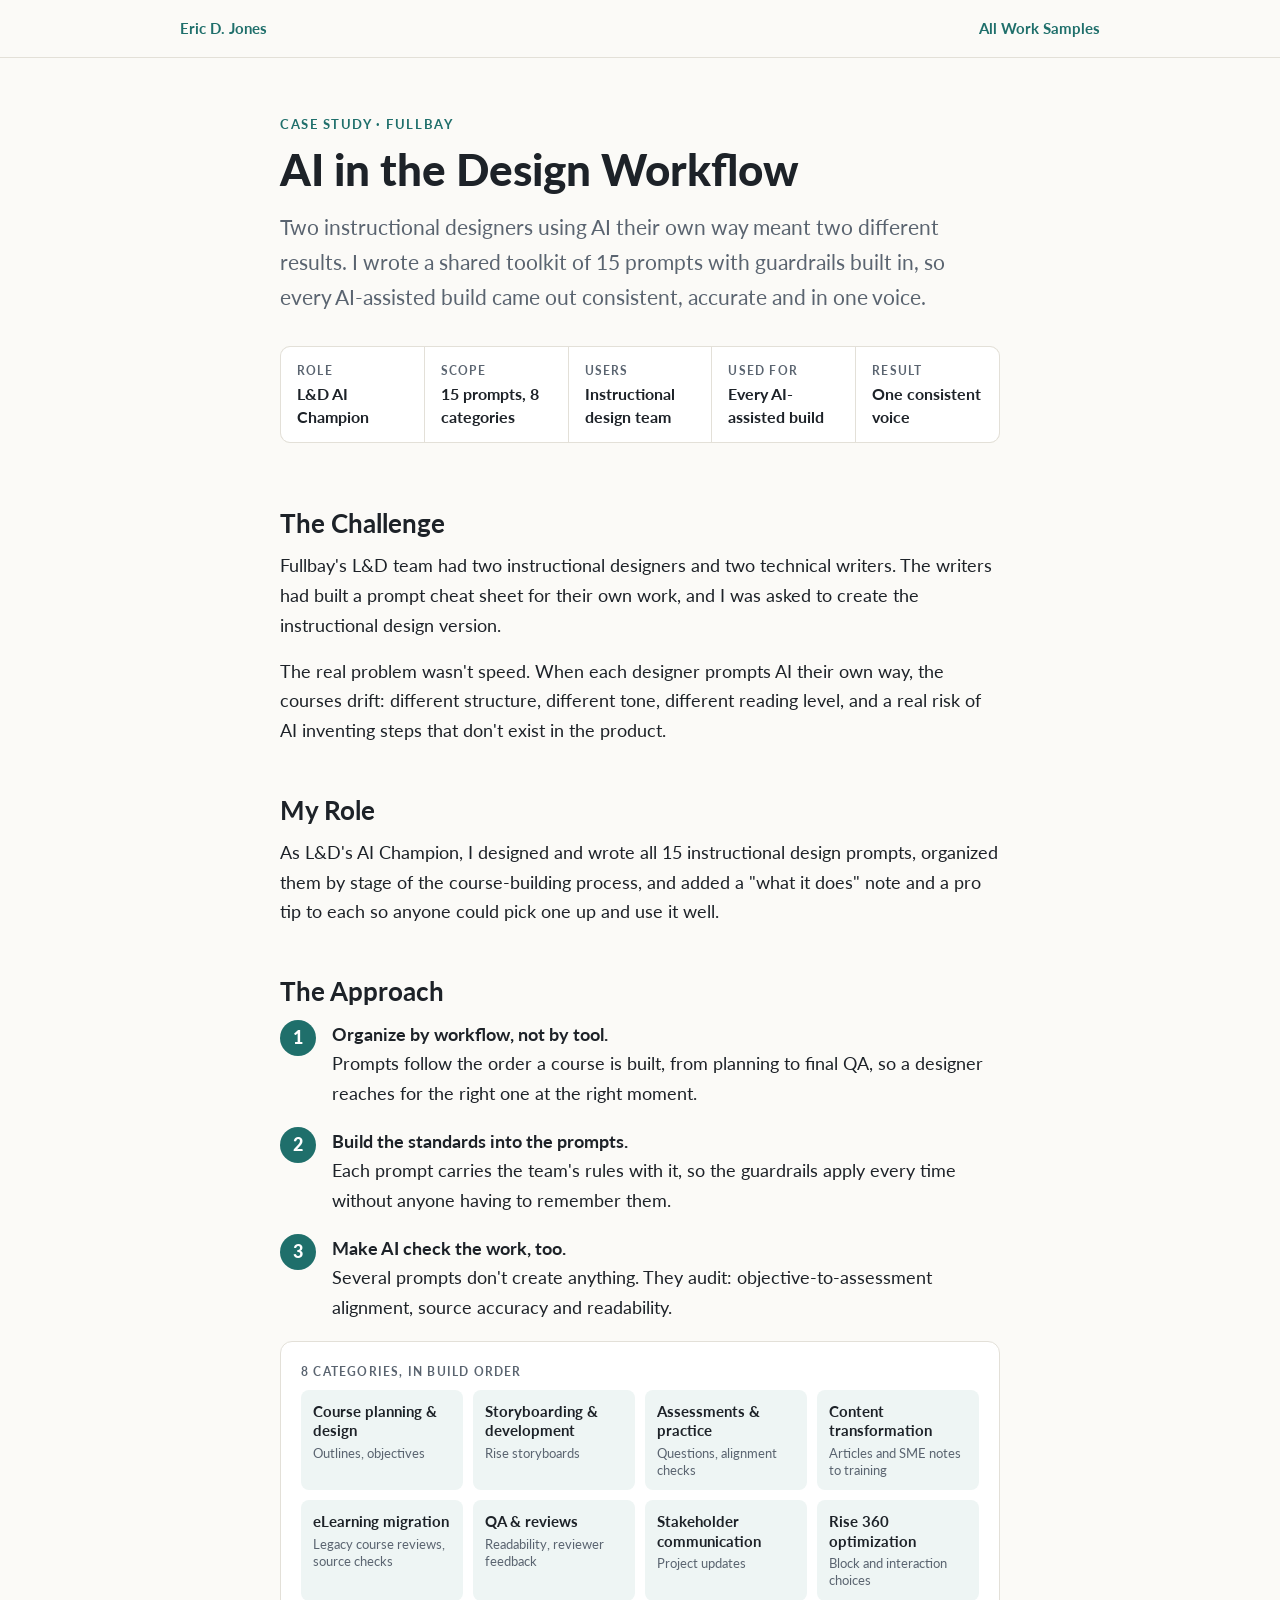
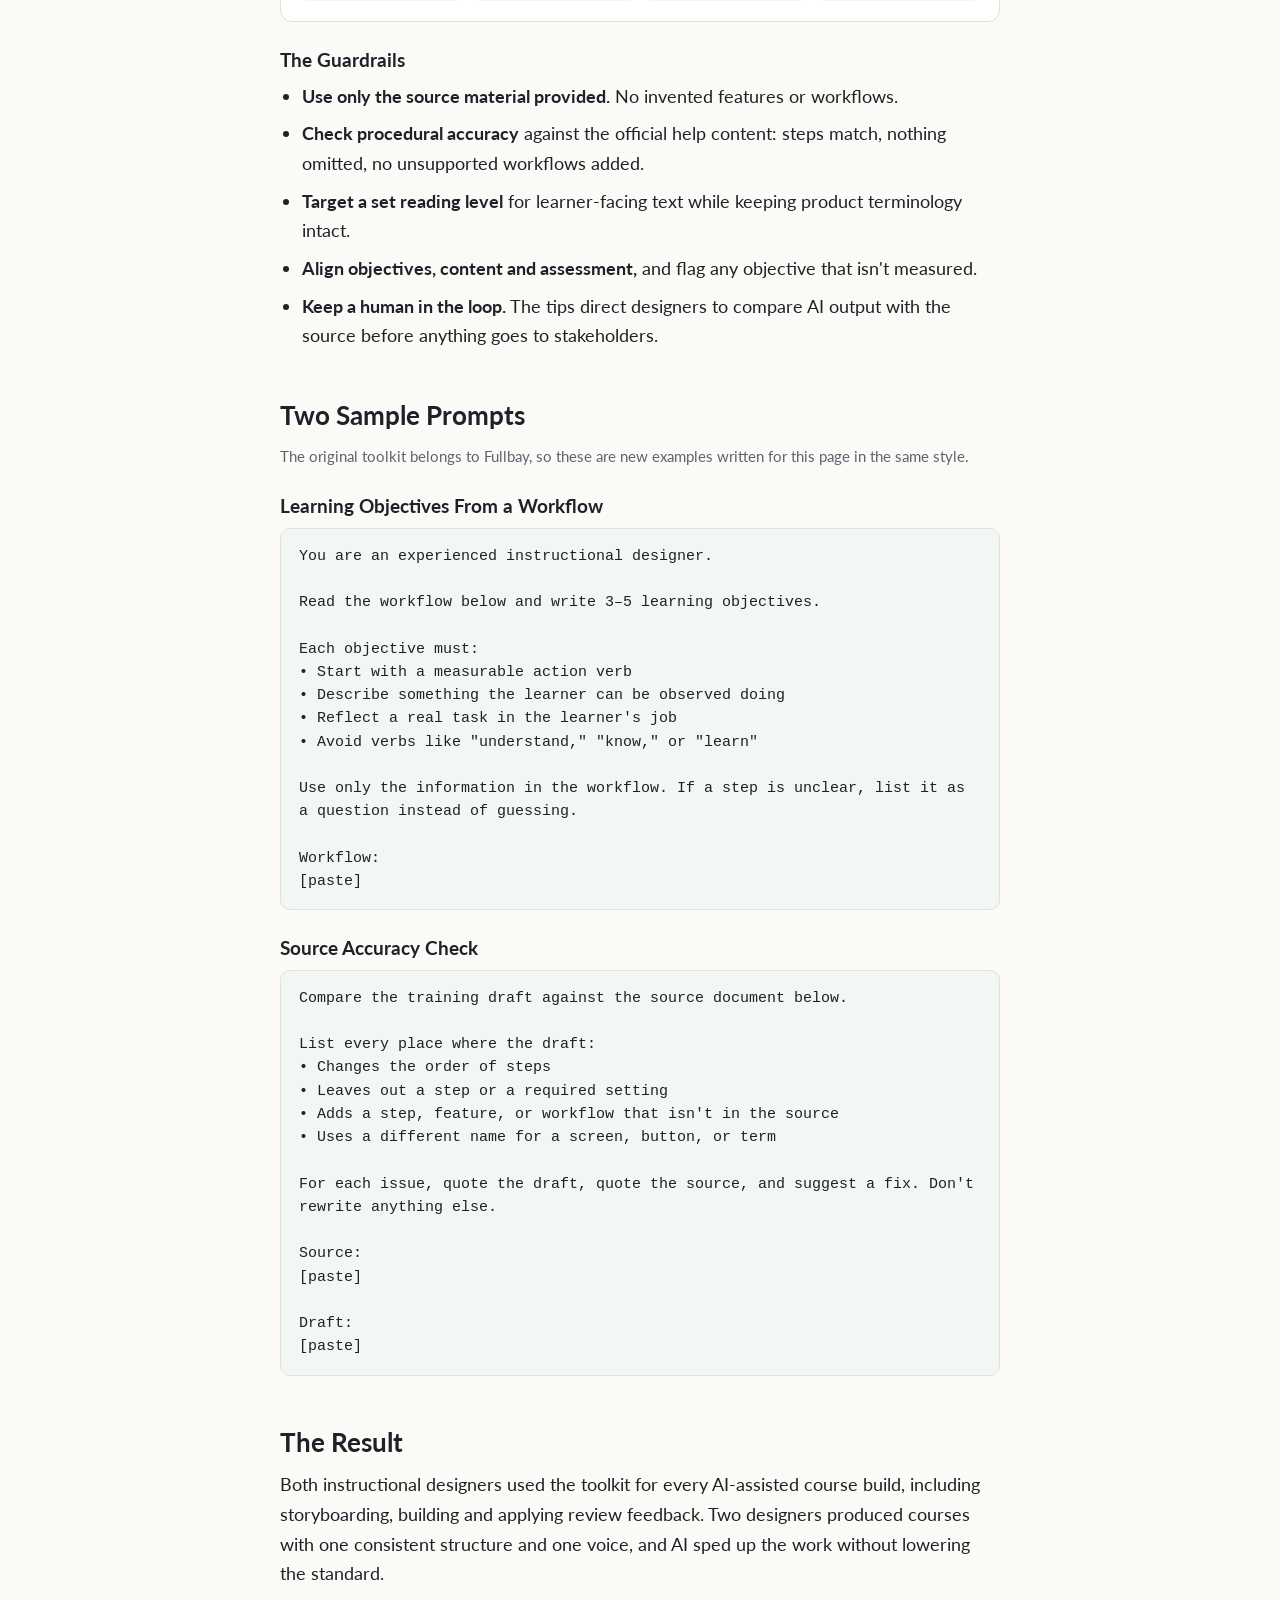
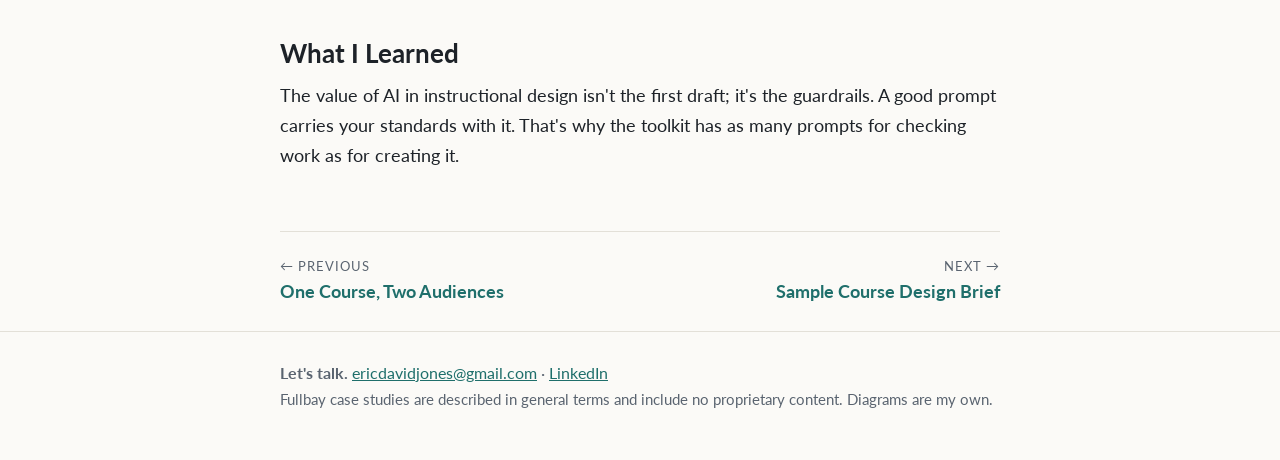
<file: case-ai-prompts.html>
<!doctype html>
<html lang="en" data-theme="light">
<head>
<meta charset="utf-8">
<meta name="viewport" content="width=device-width, initial-scale=1">
<meta name="color-scheme" content="light">
<title>AI in the Design Workflow | Eric D. Jones</title>
<meta name="description" content="How Eric D. Jones built a 15-prompt AI toolkit with guardrails so two instructional designers could build consistent courses.">
<link rel="preconnect" href="https://fonts.googleapis.com">
<link href="https://fonts.googleapis.com/css2?family=Lato:wght@400;700;900&display=swap" rel="stylesheet">
<link rel="stylesheet" href="case.css">
</head>
<body>
<div class="topnav"><div class="wrap"><a href="index.html">Eric D. Jones</a><a href="index.html#work">All Work Samples</a></div></div>
<main class="wrap">
<header class="case">
  <p class="eyebrow">Case study · Fullbay</p>
  <h1>AI in the Design Workflow</h1>
  <p class="lede">Two instructional designers using AI their own way meant two different results. I wrote a shared toolkit of 15 prompts with guardrails built in, so every AI-assisted build came out consistent, accurate and in one voice.</p>
  <dl class="glance"><div><dt>Role</dt><dd>L&D AI Champion</dd></div><div><dt>Scope</dt><dd>15 prompts, 8 categories</dd></div><div><dt>Users</dt><dd>Instructional design team</dd></div><div><dt>Used for</dt><dd>Every AI-assisted build</dd></div><div><dt>Result</dt><dd>One consistent voice</dd></div></dl>
</header>

<section>
  <h2>The Challenge</h2>
  <p>Fullbay's L&amp;D team had two instructional designers and two technical writers. The writers had built a prompt cheat sheet for their own work, and I was asked to create the instructional design version.</p>
  <p>The real problem wasn't speed. When each designer prompts AI their own way, the courses drift: different structure, different tone, different reading level, and a real risk of AI inventing steps that don't exist in the product.</p>
</section>
<section>
  <h2>My Role</h2>
  <p>As L&amp;D's AI Champion, I designed and wrote all 15 instructional design prompts, organized them by stage of the course-building process, and added a "what it does" note and a pro tip to each so anyone could pick one up and use it well.</p>
</section>
<section>
  <h2>The Approach</h2>
  <ol class="decisions">
    <li><strong>Organize by workflow, not by tool.</strong> Prompts follow the order a course is built, from planning to final QA, so a designer reaches for the right one at the right moment.</li>
    <li><strong>Build the standards into the prompts.</strong> Each prompt carries the team's rules with it, so the guardrails apply every time without anyone having to remember them.</li>
    <li><strong>Make AI check the work, too.</strong> Several prompts don't create anything. They audit: objective-to-assessment alignment, source accuracy and readability.</li>
  </ol>
  <figure class="figure">
    <p class="lane">8 categories, in build order</p>
    <div class="cats">
      <div>Course planning &amp; design<small>Outlines, objectives</small></div>
      <div>Storyboarding &amp; development<small>Rise storyboards</small></div>
      <div>Assessments &amp; practice<small>Questions, alignment checks</small></div>
      <div>Content transformation<small>Articles and SME notes to training</small></div>
      <div>eLearning migration<small>Legacy course reviews, source checks</small></div>
      <div>QA &amp; reviews<small>Readability, reviewer feedback</small></div>
      <div>Stakeholder communication<small>Project updates</small></div>
      <div>Rise 360 optimization<small>Block and interaction choices</small></div>
    </div>
  </figure>
  <h3>The Guardrails</h3>
  <ul>
    <li><strong>Use only the source material provided.</strong> No invented features or workflows.</li>
    <li><strong>Check procedural accuracy</strong> against the official help content: steps match, nothing omitted, no unsupported workflows added.</li>
    <li><strong>Target a set reading level</strong> for learner-facing text while keeping product terminology intact.</li>
    <li><strong>Align objectives, content and assessment,</strong> and flag any objective that isn't measured.</li>
    <li><strong>Keep a human in the loop.</strong> The tips direct designers to compare AI output with the source before anything goes to stakeholders.</li>
  </ul>
</section>
<section>
  <h2>Two Sample Prompts</h2>
  <p class="note">The original toolkit belongs to Fullbay, so these are new examples written for this page in the same style.</p>
  <h3>Learning Objectives From a Workflow</h3>
<pre class="prompt">You are an experienced instructional designer.

Read the workflow below and write 3–5 learning objectives.

Each objective must:
• Start with a measurable action verb
• Describe something the learner can be observed doing
• Reflect a real task in the learner's job
• Avoid verbs like "understand," "know," or "learn"

Use only the information in the workflow. If a step is unclear, list it as a question instead of guessing.

Workflow:
[paste]</pre>
  <h3>Source Accuracy Check</h3>
<pre class="prompt">Compare the training draft against the source document below.

List every place where the draft:
• Changes the order of steps
• Leaves out a step or a required setting
• Adds a step, feature, or workflow that isn't in the source
• Uses a different name for a screen, button, or term

For each issue, quote the draft, quote the source, and suggest a fix. Don't rewrite anything else.

Source:
[paste]

Draft:
[paste]</pre>
</section>
<section>
  <h2>The Result</h2>
  <p>Both instructional designers used the toolkit for every AI-assisted course build, including storyboarding, building and applying review feedback. Two designers produced courses with one consistent structure and one voice, and AI sped up the work without lowering the standard.</p>
</section>
<section>
  <h2>What I Learned</h2>
  <p>The value of AI in instructional design isn't the first draft; it's the guardrails. A good prompt carries your standards with it. That's why the toolkit has as many prompts for checking work as for creating it.</p>
</section>

<nav class="pager" aria-label="More work"><a href="case-two-audiences.html"><small>&larr; Previous</small>One Course, Two Audiences</a><a href="case-sample-course.html" style="text-align:right"><small>Next &rarr;</small>Sample Course Design Brief</a></nav>
</main>
<footer><div class="wrap"><strong>Let's talk.</strong> <a href="mailto:ericdavidjones@gmail.com">ericdavidjones@gmail.com</a> · <a href="https://www.linkedin.com/in/ericdavidjones/">LinkedIn</a><br><span class="note">Fullbay case studies are described in general terms and include no proprietary content. Diagrams are my own.</span></div></footer>
</body>
</html>
</file>
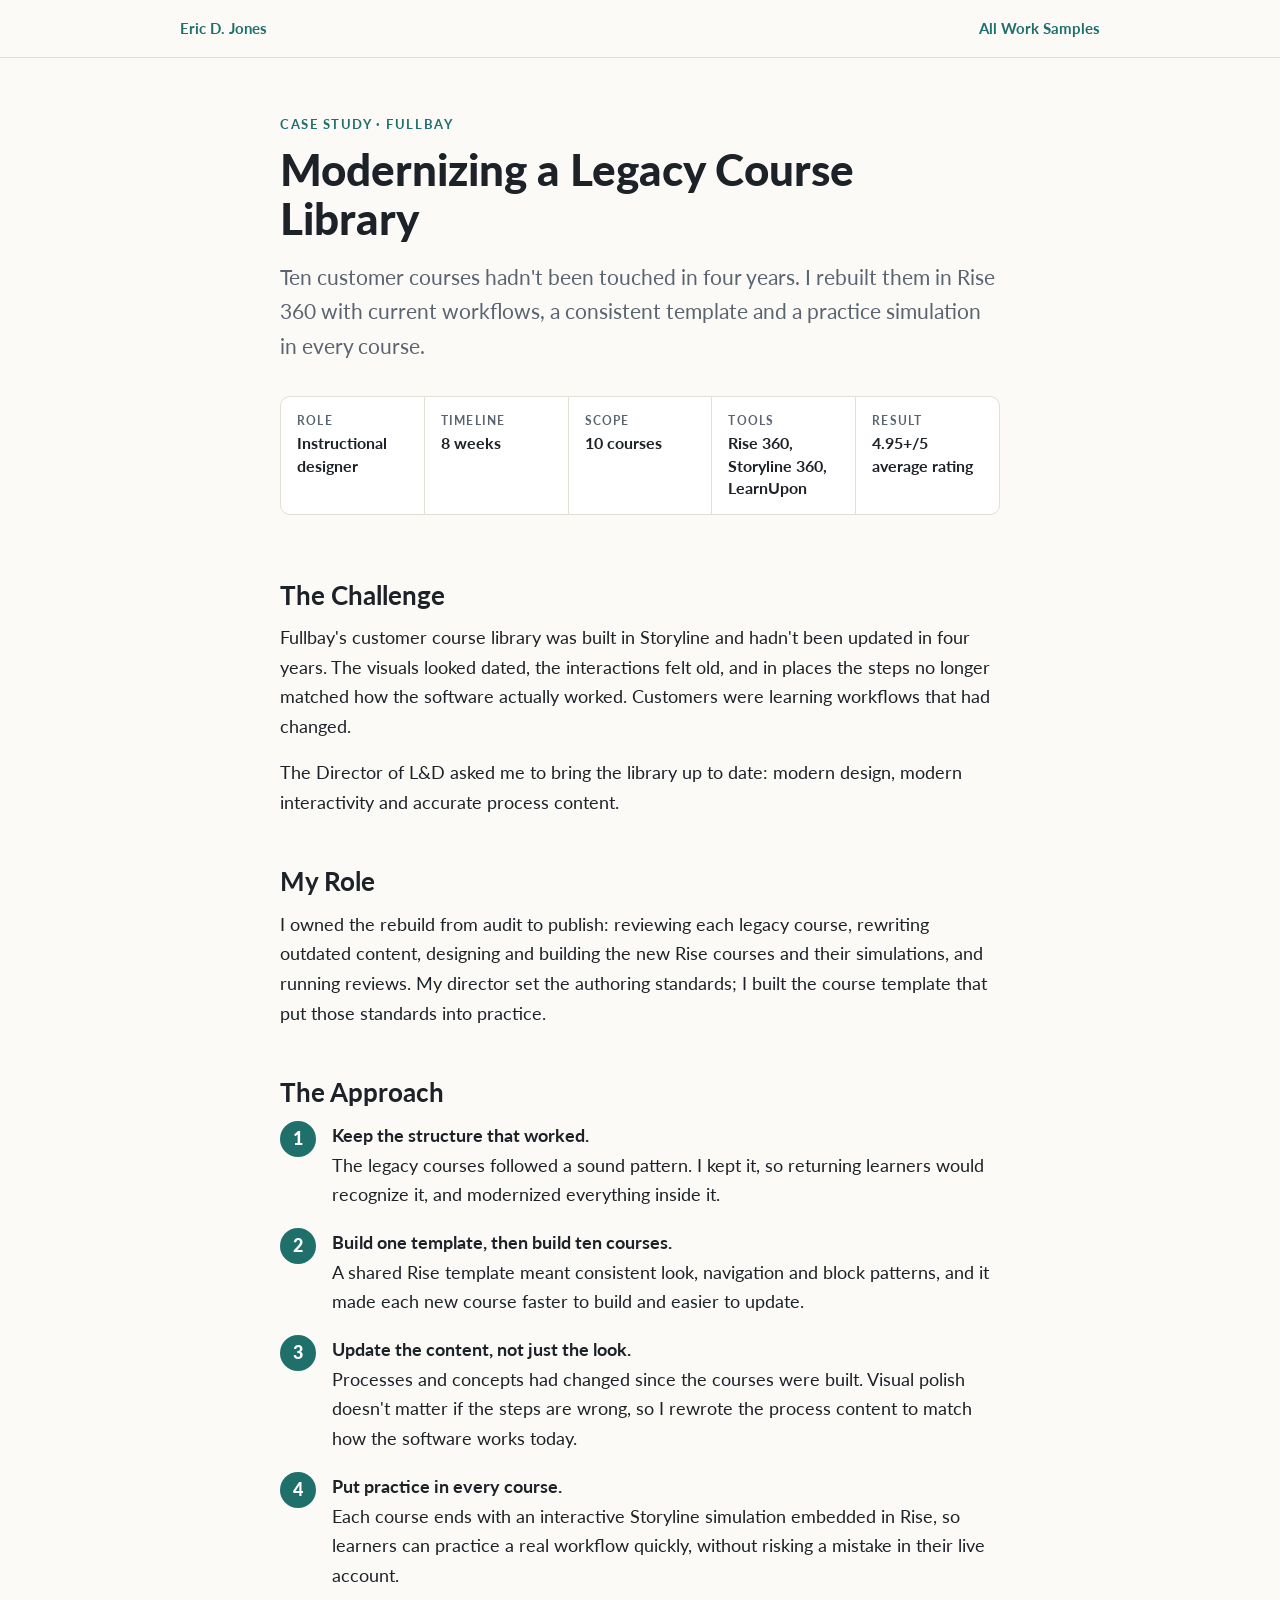
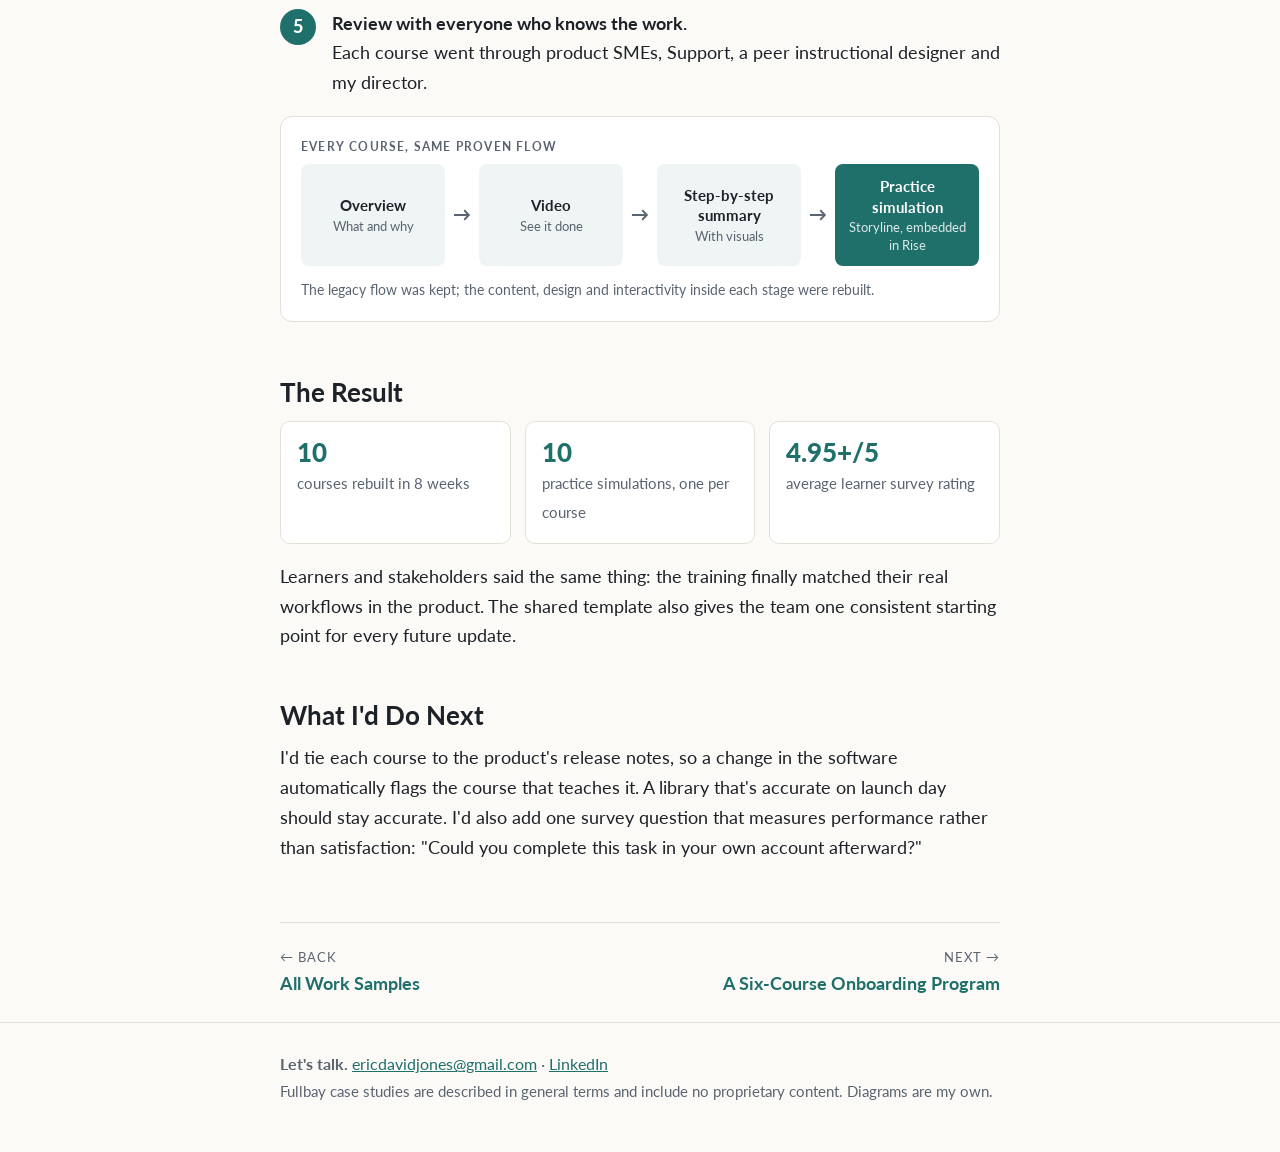
<file: case-library-migration.html>
<!doctype html>
<html lang="en" data-theme="light">
<head>
<meta charset="utf-8">
<meta name="viewport" content="width=device-width, initial-scale=1">
<meta name="color-scheme" content="light">
<title>Modernizing a Legacy Course Library | Eric D. Jones</title>
<meta name="description" content="How Eric D. Jones rebuilt 10 legacy Storyline courses in Rise 360, each with a hands-on practice simulation.">
<link rel="preconnect" href="https://fonts.googleapis.com">
<link href="https://fonts.googleapis.com/css2?family=Lato:wght@400;700;900&display=swap" rel="stylesheet">
<link rel="stylesheet" href="case.css">
</head>
<body>
<div class="topnav"><div class="wrap"><a href="index.html">Eric D. Jones</a><a href="index.html#work">All Work Samples</a></div></div>
<main class="wrap">
<header class="case">
  <p class="eyebrow">Case study · Fullbay</p>
  <h1>Modernizing a Legacy Course Library</h1>
  <p class="lede">Ten customer courses hadn't been touched in four years. I rebuilt them in Rise 360 with current workflows, a consistent template and a practice simulation in every course.</p>
  <dl class="glance"><div><dt>Role</dt><dd>Instructional designer</dd></div><div><dt>Timeline</dt><dd>8 weeks</dd></div><div><dt>Scope</dt><dd>10 courses</dd></div><div><dt>Tools</dt><dd>Rise 360, Storyline 360, LearnUpon</dd></div><div><dt>Result</dt><dd>4.95+/5 average rating</dd></div></dl>
</header>

<section>
  <h2>The Challenge</h2>
  <p>Fullbay's customer course library was built in Storyline and hadn't been updated in four years. The visuals looked dated, the interactions felt old, and in places the steps no longer matched how the software actually worked. Customers were learning workflows that had changed.</p>
  <p>The Director of L&amp;D asked me to bring the library up to date: modern design, modern interactivity and accurate process content.</p>
</section>
<section>
  <h2>My Role</h2>
  <p>I owned the rebuild from audit to publish: reviewing each legacy course, rewriting outdated content, designing and building the new Rise courses and their simulations, and running reviews. My director set the authoring standards; I built the course template that put those standards into practice.</p>
</section>
<section>
  <h2>The Approach</h2>
  <ol class="decisions">
    <li><strong>Keep the structure that worked.</strong> The legacy courses followed a sound pattern. I kept it, so returning learners would recognize it, and modernized everything inside it.</li>
    <li><strong>Build one template, then build ten courses.</strong> A shared Rise template meant consistent look, navigation and block patterns, and it made each new course faster to build and easier to update.</li>
    <li><strong>Update the content, not just the look.</strong> Processes and concepts had changed since the courses were built. Visual polish doesn't matter if the steps are wrong, so I rewrote the process content to match how the software works today.</li>
    <li><strong>Put practice in every course.</strong> Each course ends with an interactive Storyline simulation embedded in Rise, so learners can practice a real workflow quickly, without risking a mistake in their live account.</li>
    <li><strong>Review with everyone who knows the work.</strong> Each course went through product SMEs, Support, a peer instructional designer and my director.</li>
  </ol>
  <figure class="figure">
    <p class="lane">Every course, same proven flow</p>
    <div class="flow">
      <div class="node">Overview<small>What and why</small></div><span class="arrow" aria-hidden="true">&rarr;</span>
      <div class="node">Video<small>See it done</small></div><span class="arrow" aria-hidden="true">&rarr;</span>
      <div class="node">Step-by-step summary<small>With visuals</small></div><span class="arrow" aria-hidden="true">&rarr;</span>
      <div class="node hi">Practice simulation<small>Storyline, embedded in Rise</small></div>
    </div>
    <figcaption>The legacy flow was kept; the content, design and interactivity inside each stage were rebuilt.</figcaption>
  </figure>
</section>
<section>
  <h2>The Result</h2>
  <div class="result">
    <div><b>10</b><span>courses rebuilt in 8 weeks</span></div>
    <div><b>10</b><span>practice simulations, one per course</span></div>
    <div><b>4.95+/5</b><span>average learner survey rating</span></div>
  </div>
  <p>Learners and stakeholders said the same thing: the training finally matched their real workflows in the product. The shared template also gives the team one consistent starting point for every future update.</p>
</section>
<section>
  <h2>What I'd Do Next</h2>
  <p>I'd tie each course to the product's release notes, so a change in the software automatically flags the course that teaches it. A library that's accurate on launch day should stay accurate. I'd also add one survey question that measures performance rather than satisfaction: "Could you complete this task in your own account afterward?"</p>
</section>

<nav class="pager" aria-label="More work"><a href="index.html#work"><small>&larr; Back</small>All Work Samples</a><a href="case-onboarding-program.html" style="text-align:right"><small>Next &rarr;</small>A Six-Course Onboarding Program</a></nav>
</main>
<footer><div class="wrap"><strong>Let's talk.</strong> <a href="mailto:ericdavidjones@gmail.com">ericdavidjones@gmail.com</a> · <a href="https://www.linkedin.com/in/ericdavidjones/">LinkedIn</a><br><span class="note">Fullbay case studies are described in general terms and include no proprietary content. Diagrams are my own.</span></div></footer>
</body>
</html>
</file>
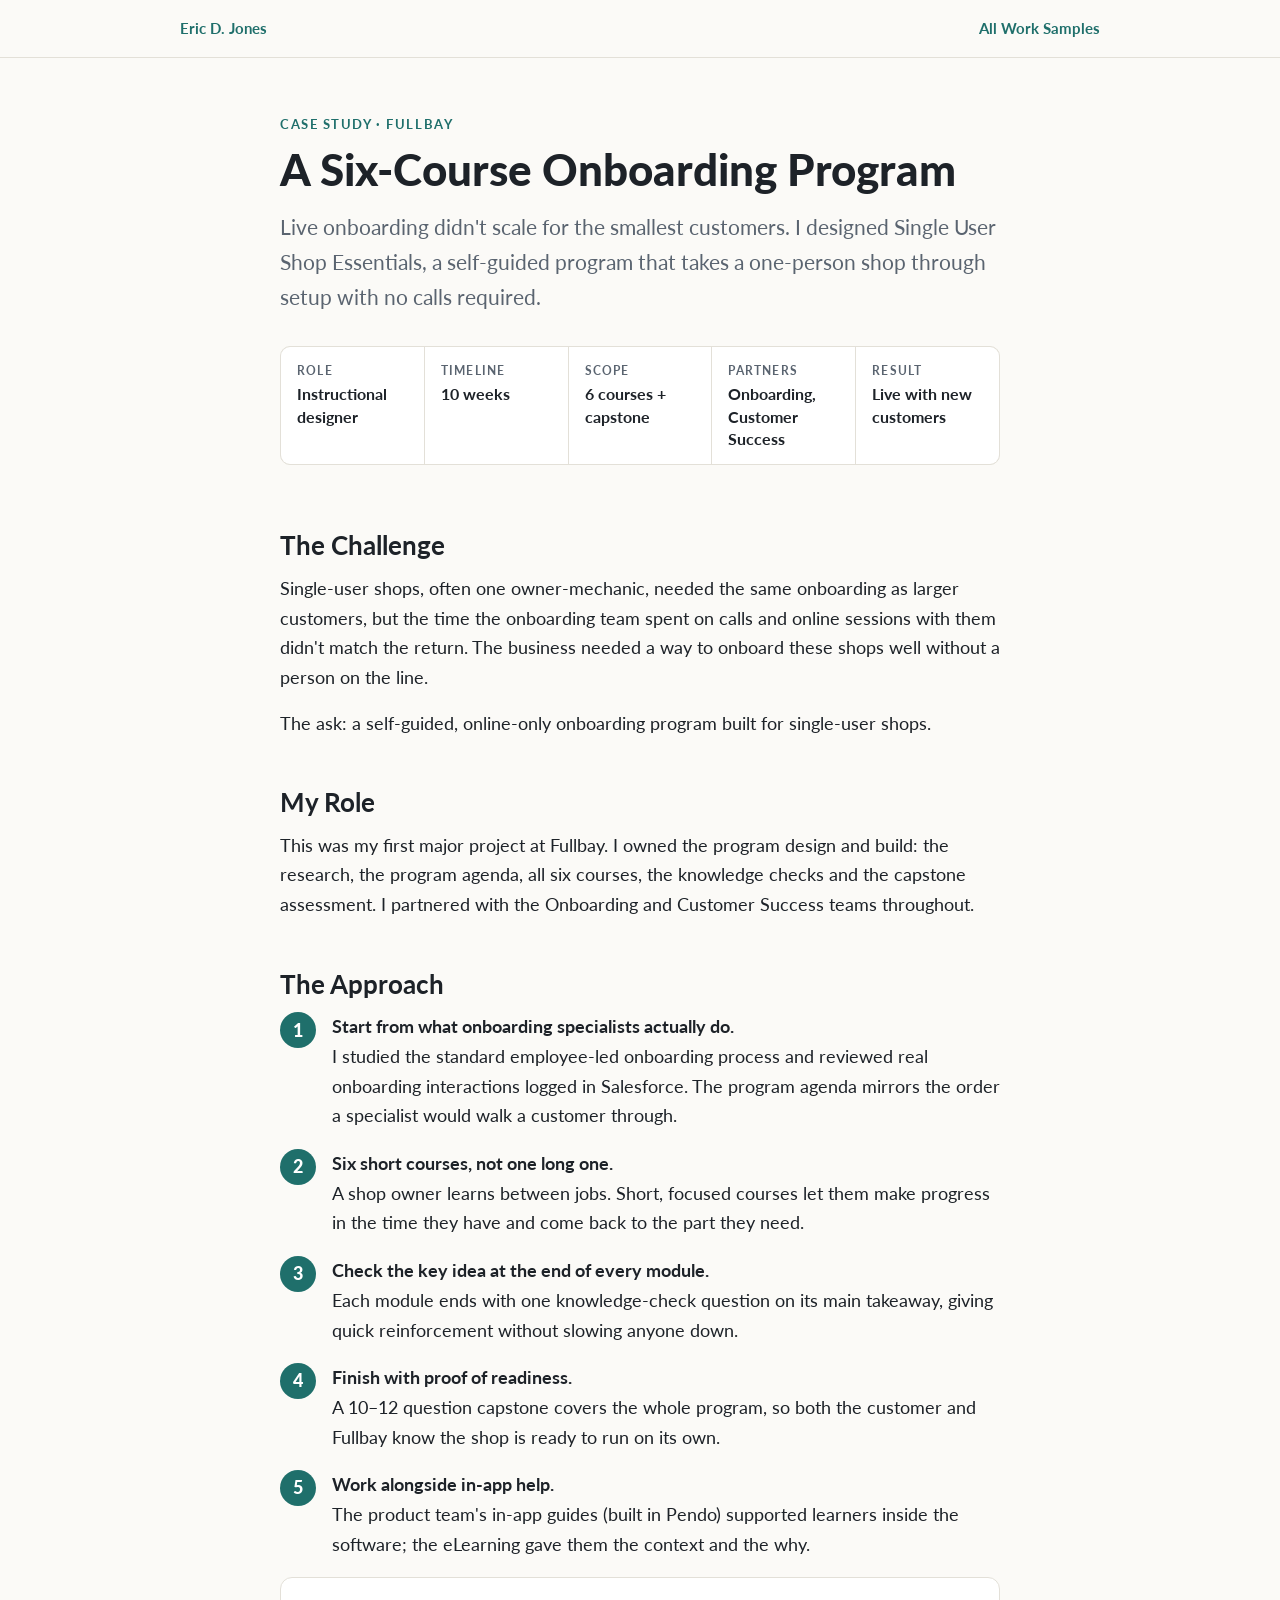
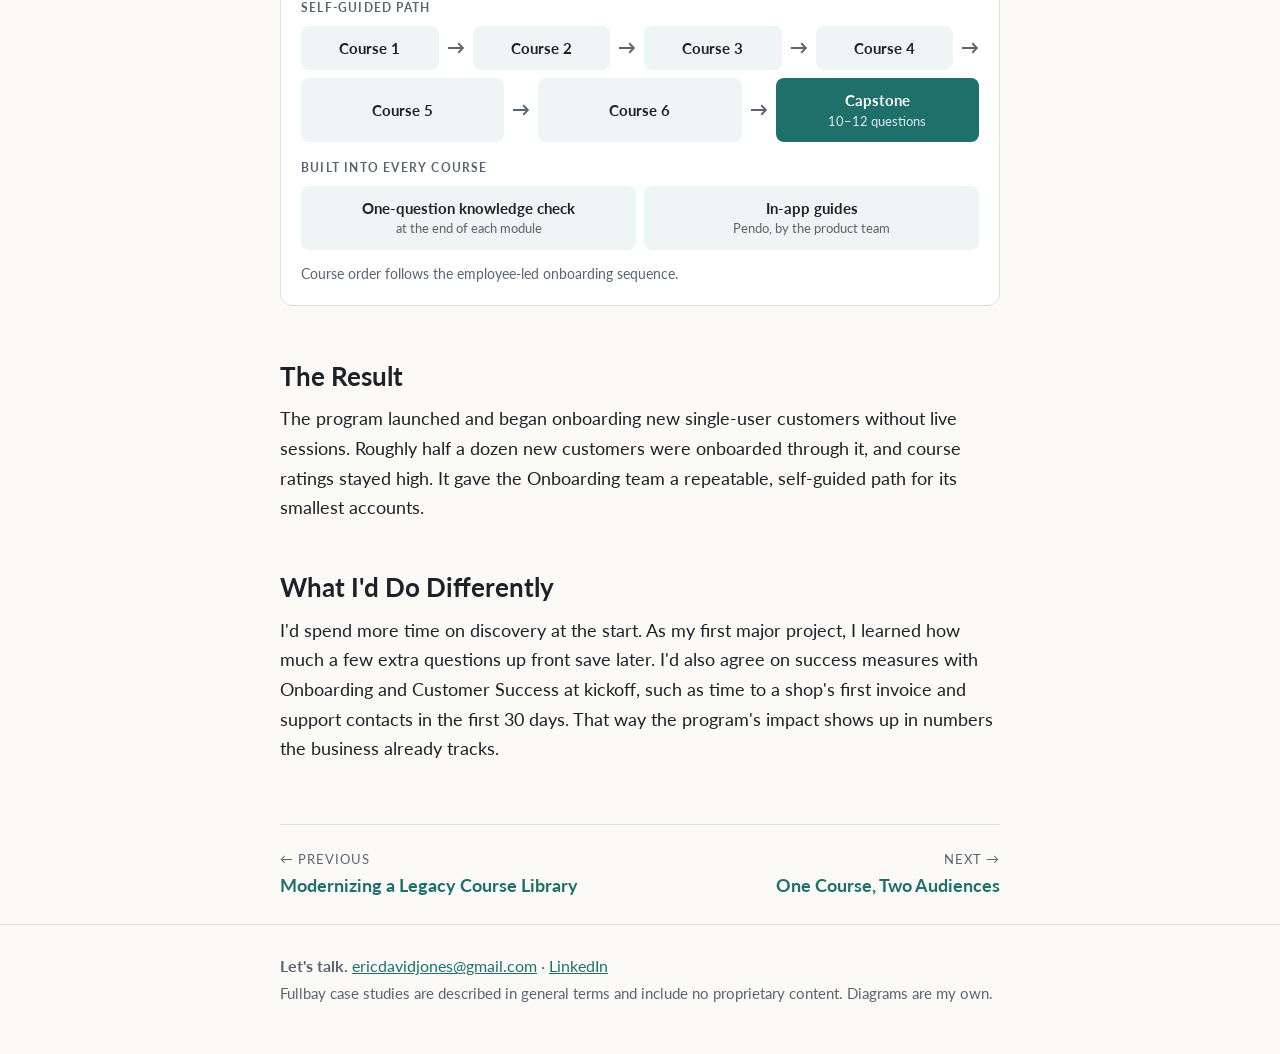
<file: case-onboarding-program.html>
<!doctype html>
<html lang="en" data-theme="light">
<head>
<meta charset="utf-8">
<meta name="viewport" content="width=device-width, initial-scale=1">
<meta name="color-scheme" content="light">
<title>A Six-Course Onboarding Program | Eric D. Jones</title>
<meta name="description" content="How Eric D. Jones designed Single User Shop Essentials, a self-guided onboarding program for small repair shops.">
<link rel="preconnect" href="https://fonts.googleapis.com">
<link href="https://fonts.googleapis.com/css2?family=Lato:wght@400;700;900&display=swap" rel="stylesheet">
<link rel="stylesheet" href="case.css">
</head>
<body>
<div class="topnav"><div class="wrap"><a href="index.html">Eric D. Jones</a><a href="index.html#work">All Work Samples</a></div></div>
<main class="wrap">
<header class="case">
  <p class="eyebrow">Case study · Fullbay</p>
  <h1>A Six-Course Onboarding Program</h1>
  <p class="lede">Live onboarding didn't scale for the smallest customers. I designed Single User Shop Essentials, a self-guided program that takes a one-person shop through setup with no calls required.</p>
  <dl class="glance"><div><dt>Role</dt><dd>Instructional designer</dd></div><div><dt>Timeline</dt><dd>10 weeks</dd></div><div><dt>Scope</dt><dd>6 courses + capstone</dd></div><div><dt>Partners</dt><dd>Onboarding, Customer Success</dd></div><div><dt>Result</dt><dd>Live with new customers</dd></div></dl>
</header>

<section>
  <h2>The Challenge</h2>
  <p>Single-user shops, often one owner-mechanic, needed the same onboarding as larger customers, but the time the onboarding team spent on calls and online sessions with them didn't match the return. The business needed a way to onboard these shops well without a person on the line.</p>
  <p>The ask: a self-guided, online-only onboarding program built for single-user shops.</p>
</section>
<section>
  <h2>My Role</h2>
  <p>This was my first major project at Fullbay. I owned the program design and build: the research, the program agenda, all six courses, the knowledge checks and the capstone assessment. I partnered with the Onboarding and Customer Success teams throughout.</p>
</section>
<section>
  <h2>The Approach</h2>
  <ol class="decisions">
    <li><strong>Start from what onboarding specialists actually do.</strong> I studied the standard employee-led onboarding process and reviewed real onboarding interactions logged in Salesforce. The program agenda mirrors the order a specialist would walk a customer through.</li>
    <li><strong>Six short courses, not one long one.</strong> A shop owner learns between jobs. Short, focused courses let them make progress in the time they have and come back to the part they need.</li>
    <li><strong>Check the key idea at the end of every module.</strong> Each module ends with one knowledge-check question on its main takeaway, giving quick reinforcement without slowing anyone down.</li>
    <li><strong>Finish with proof of readiness.</strong> A 10–12 question capstone covers the whole program, so both the customer and Fullbay know the shop is ready to run on its own.</li>
    <li><strong>Work alongside in-app help.</strong> The product team's in-app guides (built in Pendo) supported learners inside the software; the eLearning gave them the context and the why.</li>
  </ol>
  <figure class="figure">
    <p class="lane">Self-guided path</p>
    <div class="flow">
      <div class="node">Course 1</div><span class="arrow" aria-hidden="true">&rarr;</span>
      <div class="node">Course 2</div><span class="arrow" aria-hidden="true">&rarr;</span>
      <div class="node">Course 3</div><span class="arrow" aria-hidden="true">&rarr;</span>
      <div class="node">Course 4</div><span class="arrow" aria-hidden="true">&rarr;</span>
      <div class="node">Course 5</div><span class="arrow" aria-hidden="true">&rarr;</span>
      <div class="node">Course 6</div><span class="arrow" aria-hidden="true">&rarr;</span>
      <div class="node hi">Capstone<small>10–12 questions</small></div>
    </div>
    <div class="lane-gap"></div>
    <p class="lane">Built into every course</p>
    <div class="flow">
      <div class="node">One-question knowledge check<small>at the end of each module</small></div>
      <div class="node">In-app guides<small>Pendo, by the product team</small></div>
    </div>
    <figcaption>Course order follows the employee-led onboarding sequence.</figcaption>
  </figure>
</section>
<section>
  <h2>The Result</h2>
  <p>The program launched and began onboarding new single-user customers without live sessions. Roughly half a dozen new customers were onboarded through it, and course ratings stayed high. It gave the Onboarding team a repeatable, self-guided path for its smallest accounts.</p>
</section>
<section>
  <h2>What I'd Do Differently</h2>
  <p>I'd spend more time on discovery at the start. As my first major project, I learned how much a few extra questions up front save later. I'd also agree on success measures with Onboarding and Customer Success at kickoff, such as time to a shop's first invoice and support contacts in the first 30 days. That way the program's impact shows up in numbers the business already tracks.</p>
</section>

<nav class="pager" aria-label="More work"><a href="case-library-migration.html"><small>&larr; Previous</small>Modernizing a Legacy Course Library</a><a href="case-two-audiences.html" style="text-align:right"><small>Next &rarr;</small>One Course, Two Audiences</a></nav>
</main>
<footer><div class="wrap"><strong>Let's talk.</strong> <a href="mailto:ericdavidjones@gmail.com">ericdavidjones@gmail.com</a> · <a href="https://www.linkedin.com/in/ericdavidjones/">LinkedIn</a><br><span class="note">Fullbay case studies are described in general terms and include no proprietary content. Diagrams are my own.</span></div></footer>
</body>
</html>
</file>
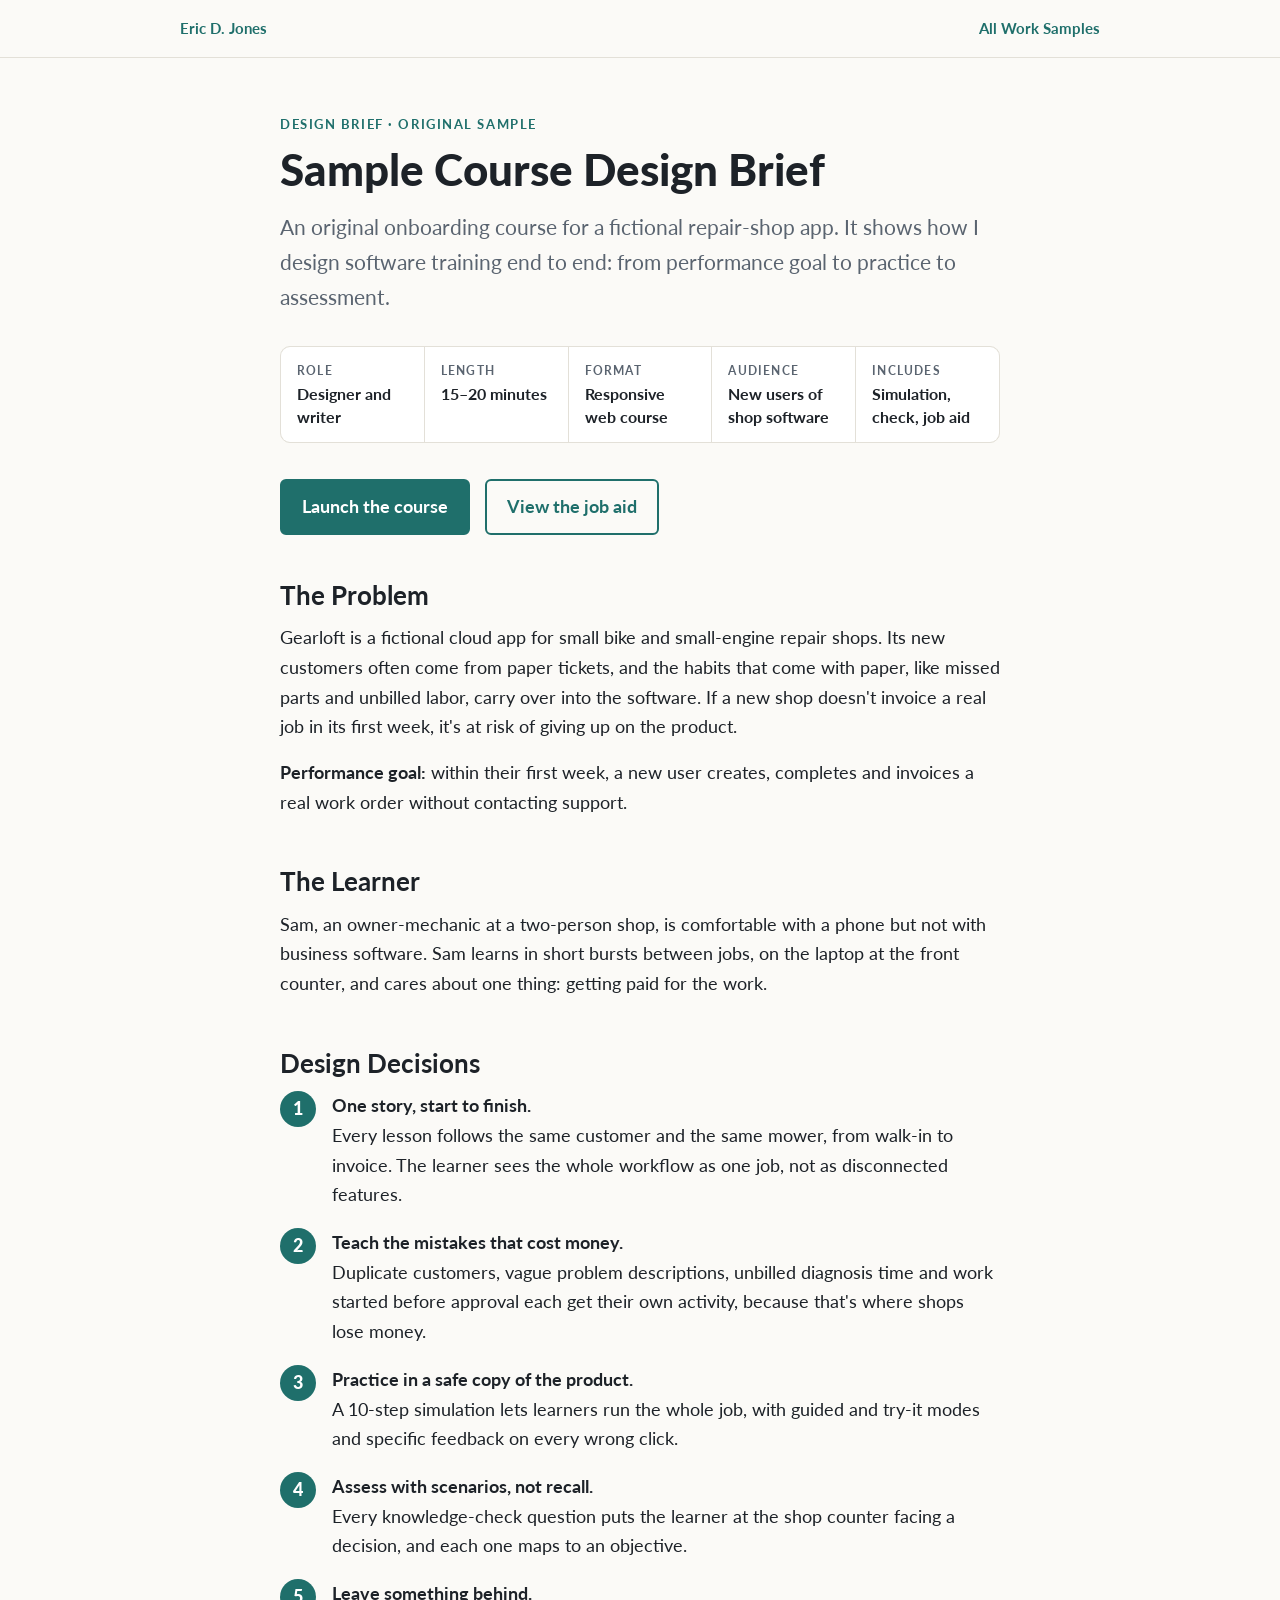
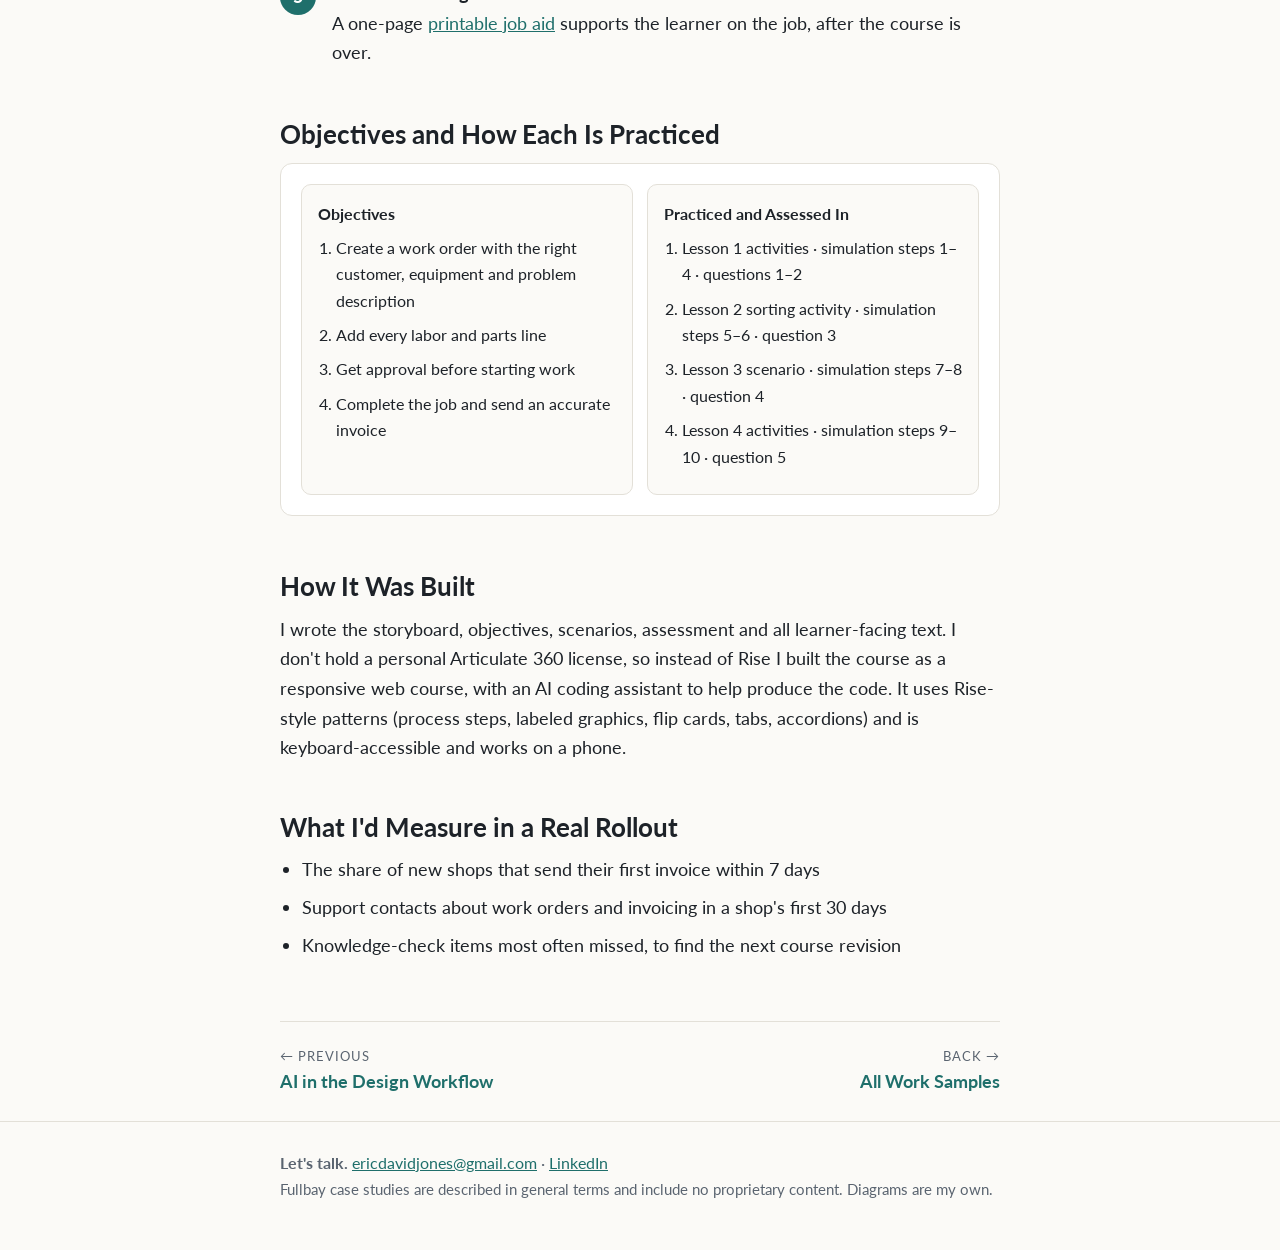
<file: case-sample-course.html>
<!doctype html>
<html lang="en" data-theme="light">
<head>
<meta charset="utf-8">
<meta name="viewport" content="width=device-width, initial-scale=1">
<meta name="color-scheme" content="light">
<title>Sample Course Design Brief | Eric D. Jones</title>
<meta name="description" content="Design brief for Create and Invoice Your First Work Order, an original sample course by Eric D. Jones.">
<link rel="preconnect" href="https://fonts.googleapis.com">
<link href="https://fonts.googleapis.com/css2?family=Lato:wght@400;700;900&display=swap" rel="stylesheet">
<link rel="stylesheet" href="case.css">
</head>
<body>
<div class="topnav"><div class="wrap"><a href="index.html">Eric D. Jones</a><a href="index.html#work">All Work Samples</a></div></div>
<main class="wrap">
<header class="case">
  <p class="eyebrow">Design brief · Original sample</p>
  <h1>Sample Course Design Brief</h1>
  <p class="lede">An original onboarding course for a fictional repair-shop app. It shows how I design software training end to end: from performance goal to practice to assessment.</p>
  <dl class="glance"><div><dt>Role</dt><dd>Designer and writer</dd></div><div><dt>Length</dt><dd>15–20 minutes</dd></div><div><dt>Format</dt><dd>Responsive web course</dd></div><div><dt>Audience</dt><dd>New users of shop software</dd></div><div><dt>Includes</dt><dd>Simulation, check, job aid</dd></div></dl>
</header>

<p><a class="btn" href="sample-course/index.html">Launch the course</a> &nbsp; <a class="btn ghost" href="sample-course/jobaid.html">View the job aid</a></p>
<section>
  <h2>The Problem</h2>
  <p>Gearloft is a fictional cloud app for small bike and small-engine repair shops. Its new customers often come from paper tickets, and the habits that come with paper, like missed parts and unbilled labor, carry over into the software. If a new shop doesn't invoice a real job in its first week, it's at risk of giving up on the product.</p>
  <p><strong>Performance goal:</strong> within their first week, a new user creates, completes and invoices a real work order without contacting support.</p>
</section>
<section>
  <h2>The Learner</h2>
  <p>Sam, an owner-mechanic at a two-person shop, is comfortable with a phone but not with business software. Sam learns in short bursts between jobs, on the laptop at the front counter, and cares about one thing: getting paid for the work.</p>
</section>
<section>
  <h2>Design Decisions</h2>
  <ol class="decisions">
    <li><strong>One story, start to finish.</strong> Every lesson follows the same customer and the same mower, from walk-in to invoice. The learner sees the whole workflow as one job, not as disconnected features.</li>
    <li><strong>Teach the mistakes that cost money.</strong> Duplicate customers, vague problem descriptions, unbilled diagnosis time and work started before approval each get their own activity, because that's where shops lose money.</li>
    <li><strong>Practice in a safe copy of the product.</strong> A 10-step simulation lets learners run the whole job, with guided and try-it modes and specific feedback on every wrong click.</li>
    <li><strong>Assess with scenarios, not recall.</strong> Every knowledge-check question puts the learner at the shop counter facing a decision, and each one maps to an objective.</li>
    <li><strong>Leave something behind.</strong> A one-page <a href="sample-course/jobaid.html">printable job aid</a> supports the learner on the job, after the course is over.</li>
  </ol>
</section>
<section>
  <h2>Objectives and How Each Is Practiced</h2>
  <figure class="figure">
    <div class="side">
      <div class="col"><h4>Objectives</h4><ol style="margin:0;padding-left:18px;font-size:16px"><li>Create a work order with the right customer, equipment and problem description</li><li>Add every labor and parts line</li><li>Get approval before starting work</li><li>Complete the job and send an accurate invoice</li></ol></div>
      <div class="col"><h4>Practiced and Assessed In</h4><ol style="margin:0;padding-left:18px;font-size:16px"><li>Lesson 1 activities · simulation steps 1–4 · questions 1–2</li><li>Lesson 2 sorting activity · simulation steps 5–6 · question 3</li><li>Lesson 3 scenario · simulation steps 7–8 · question 4</li><li>Lesson 4 activities · simulation steps 9–10 · question 5</li></ol></div>
    </div>
  </figure>
</section>
<section>
  <h2>How It Was Built</h2>
  <p>I wrote the storyboard, objectives, scenarios, assessment and all learner-facing text. I don't hold a personal Articulate 360 license, so instead of Rise I built the course as a responsive web course, with an AI coding assistant to help produce the code. It uses Rise-style patterns (process steps, labeled graphics, flip cards, tabs, accordions) and is keyboard-accessible and works on a phone.</p>
</section>
<section>
  <h2>What I'd Measure in a Real Rollout</h2>
  <ul>
    <li>The share of new shops that send their first invoice within 7 days</li>
    <li>Support contacts about work orders and invoicing in a shop's first 30 days</li>
    <li>Knowledge-check items most often missed, to find the next course revision</li>
  </ul>
</section>

<nav class="pager" aria-label="More work"><a href="case-ai-prompts.html"><small>&larr; Previous</small>AI in the Design Workflow</a><a href="index.html#work" style="text-align:right"><small>Back &rarr;</small>All Work Samples</a></nav>
</main>
<footer><div class="wrap"><strong>Let's talk.</strong> <a href="mailto:ericdavidjones@gmail.com">ericdavidjones@gmail.com</a> · <a href="https://www.linkedin.com/in/ericdavidjones/">LinkedIn</a><br><span class="note">Fullbay case studies are described in general terms and include no proprietary content. Diagrams are my own.</span></div></footer>
</body>
</html>
</file>
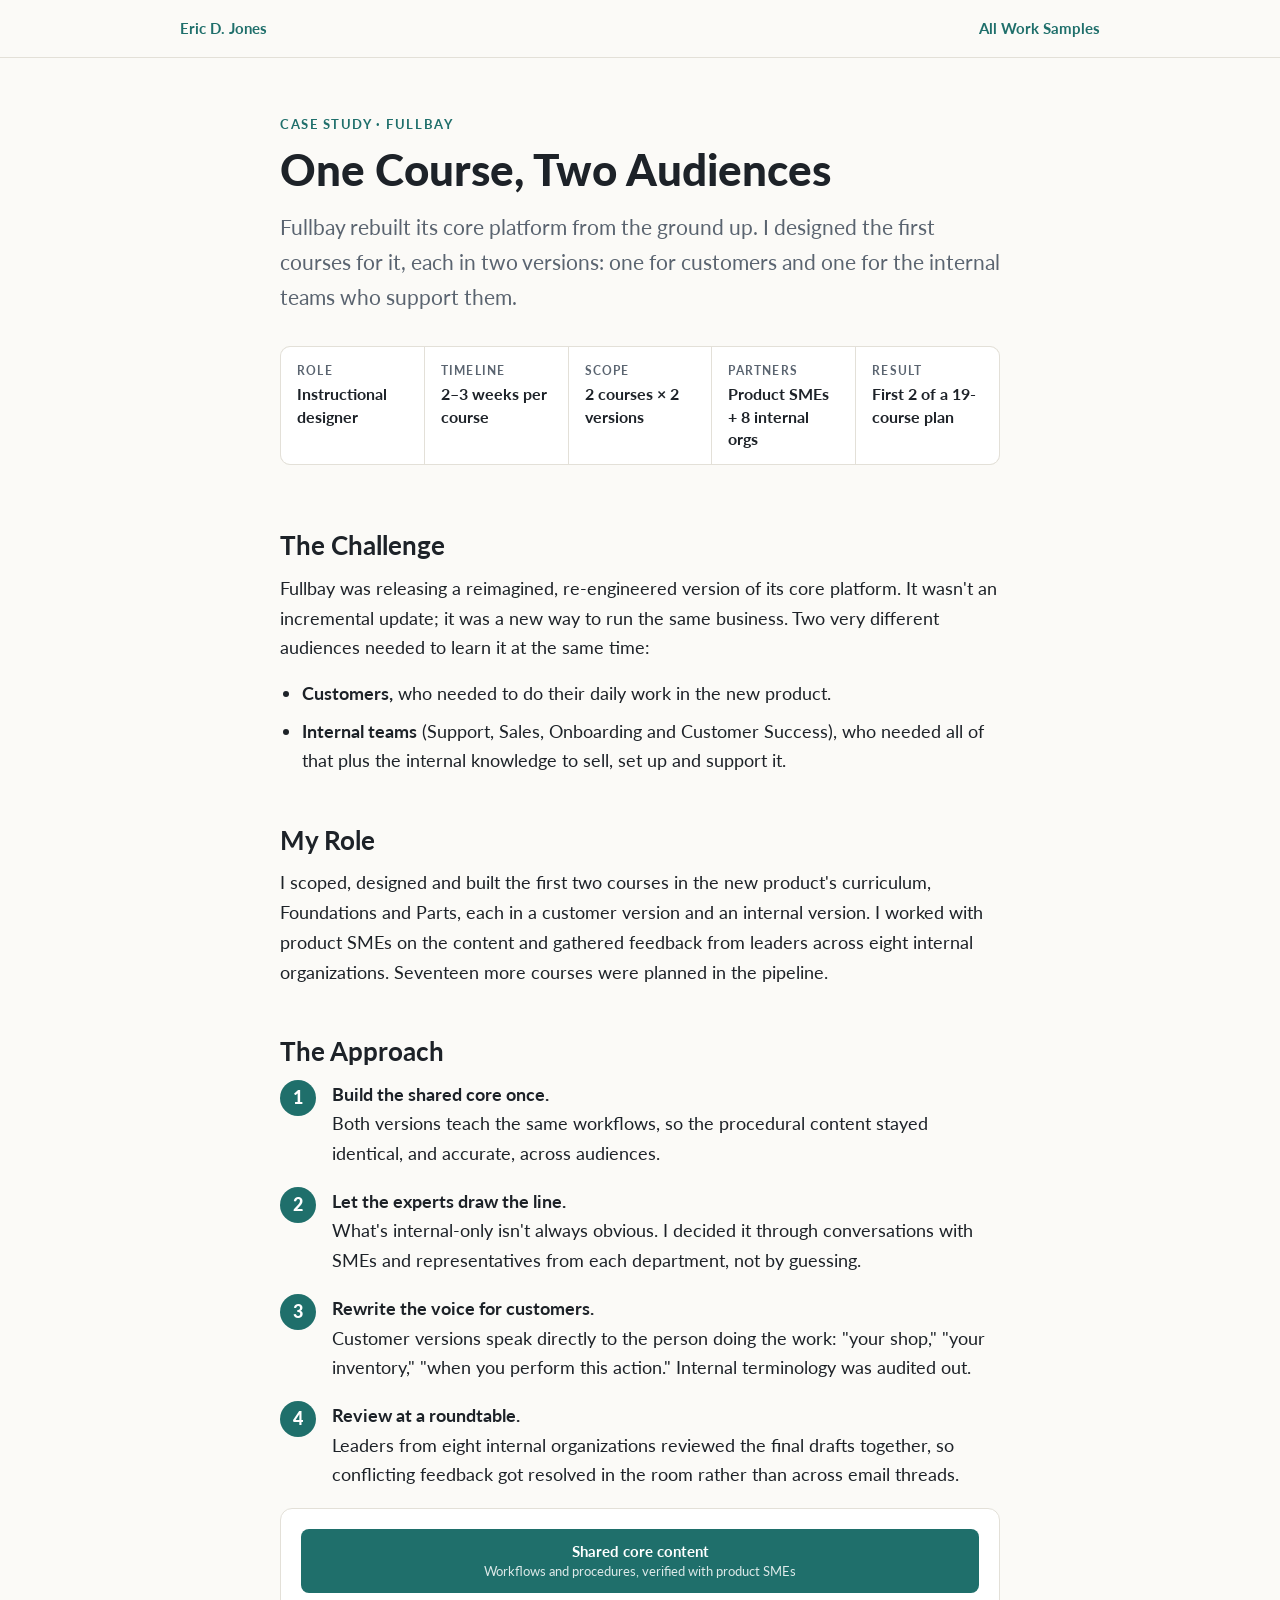
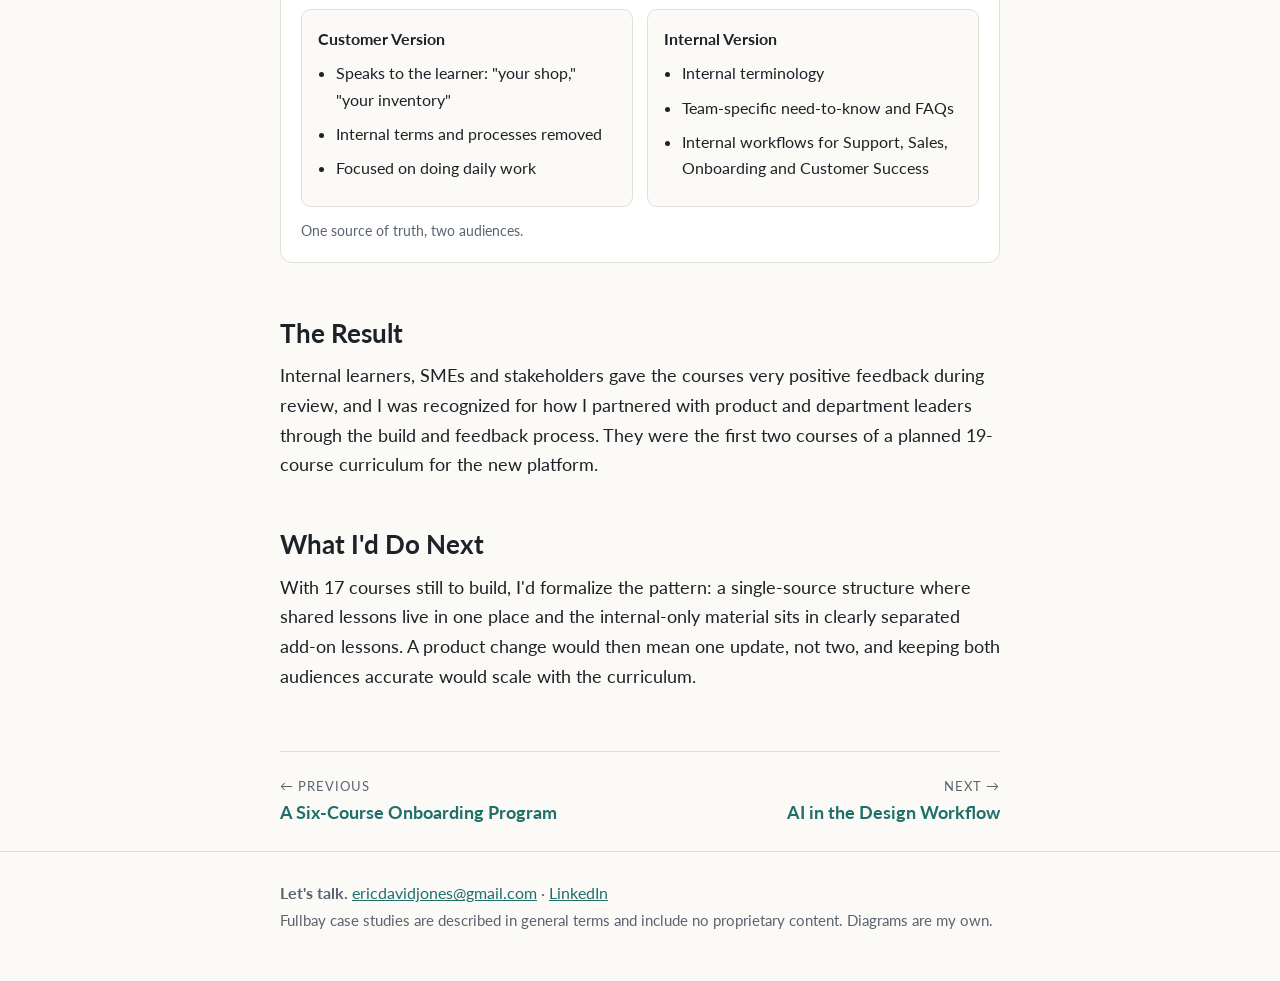
<file: case-two-audiences.html>
<!doctype html>
<html lang="en" data-theme="light">
<head>
<meta charset="utf-8">
<meta name="viewport" content="width=device-width, initial-scale=1">
<meta name="color-scheme" content="light">
<title>One Course, Two Audiences | Eric D. Jones</title>
<meta name="description" content="How Eric D. Jones built customer-facing and internal versions of new-product training for a reimagined SaaS platform.">
<link rel="preconnect" href="https://fonts.googleapis.com">
<link href="https://fonts.googleapis.com/css2?family=Lato:wght@400;700;900&display=swap" rel="stylesheet">
<link rel="stylesheet" href="case.css">
</head>
<body>
<div class="topnav"><div class="wrap"><a href="index.html">Eric D. Jones</a><a href="index.html#work">All Work Samples</a></div></div>
<main class="wrap">
<header class="case">
  <p class="eyebrow">Case study · Fullbay</p>
  <h1>One Course, Two Audiences</h1>
  <p class="lede">Fullbay rebuilt its core platform from the ground up. I designed the first courses for it, each in two versions: one for customers and one for the internal teams who support them.</p>
  <dl class="glance"><div><dt>Role</dt><dd>Instructional designer</dd></div><div><dt>Timeline</dt><dd>2–3 weeks per course</dd></div><div><dt>Scope</dt><dd>2 courses × 2 versions</dd></div><div><dt>Partners</dt><dd>Product SMEs + 8 internal orgs</dd></div><div><dt>Result</dt><dd>First 2 of a 19-course plan</dd></div></dl>
</header>

<section>
  <h2>The Challenge</h2>
  <p>Fullbay was releasing a reimagined, re-engineered version of its core platform. It wasn't an incremental update; it was a new way to run the same business. Two very different audiences needed to learn it at the same time:</p>
  <ul>
    <li><strong>Customers,</strong> who needed to do their daily work in the new product.</li>
    <li><strong>Internal teams</strong> (Support, Sales, Onboarding and Customer Success), who needed all of that plus the internal knowledge to sell, set up and support it.</li>
  </ul>
</section>
<section>
  <h2>My Role</h2>
  <p>I scoped, designed and built the first two courses in the new product's curriculum, Foundations and Parts, each in a customer version and an internal version. I worked with product SMEs on the content and gathered feedback from leaders across eight internal organizations. Seventeen more courses were planned in the pipeline.</p>
</section>
<section>
  <h2>The Approach</h2>
  <ol class="decisions">
    <li><strong>Build the shared core once.</strong> Both versions teach the same workflows, so the procedural content stayed identical, and accurate, across audiences.</li>
    <li><strong>Let the experts draw the line.</strong> What's internal-only isn't always obvious. I decided it through conversations with SMEs and representatives from each department, not by guessing.</li>
    <li><strong>Rewrite the voice for customers.</strong> Customer versions speak directly to the person doing the work: "your shop," "your inventory," "when you perform this action." Internal terminology was audited out.</li>
    <li><strong>Review at a roundtable.</strong> Leaders from eight internal organizations reviewed the final drafts together, so conflicting feedback got resolved in the room rather than across email threads.</li>
  </ol>
  <figure class="figure">
    <div class="flow"><div class="node hi">Shared core content<small>Workflows and procedures, verified with product SMEs</small></div></div>
    <div class="lane-gap"></div>
    <div class="side">
      <div class="col"><h4>Customer Version</h4><ul><li>Speaks to the learner: "your shop," "your inventory"</li><li>Internal terms and processes removed</li><li>Focused on doing daily work</li></ul></div>
      <div class="col"><h4>Internal Version</h4><ul><li>Internal terminology</li><li>Team-specific need-to-know and FAQs</li><li>Internal workflows for Support, Sales, Onboarding and Customer Success</li></ul></div>
    </div>
    <figcaption>One source of truth, two audiences.</figcaption>
  </figure>
</section>
<section>
  <h2>The Result</h2>
  <p>Internal learners, SMEs and stakeholders gave the courses very positive feedback during review, and I was recognized for how I partnered with product and department leaders through the build and feedback process. They were the first two courses of a planned 19-course curriculum for the new platform.</p>
</section>
<section>
  <h2>What I'd Do Next</h2>
  <p>With 17 courses still to build, I'd formalize the pattern: a single-source structure where shared lessons live in one place and the internal-only material sits in clearly separated add-on lessons. A product change would then mean one update, not two, and keeping both audiences accurate would scale with the curriculum.</p>
</section>

<nav class="pager" aria-label="More work"><a href="case-onboarding-program.html"><small>&larr; Previous</small>A Six-Course Onboarding Program</a><a href="case-ai-prompts.html" style="text-align:right"><small>Next &rarr;</small>AI in the Design Workflow</a></nav>
</main>
<footer><div class="wrap"><strong>Let's talk.</strong> <a href="mailto:ericdavidjones@gmail.com">ericdavidjones@gmail.com</a> · <a href="https://www.linkedin.com/in/ericdavidjones/">LinkedIn</a><br><span class="note">Fullbay case studies are described in general terms and include no proprietary content. Diagrams are my own.</span></div></footer>
</body>
</html>
</file>
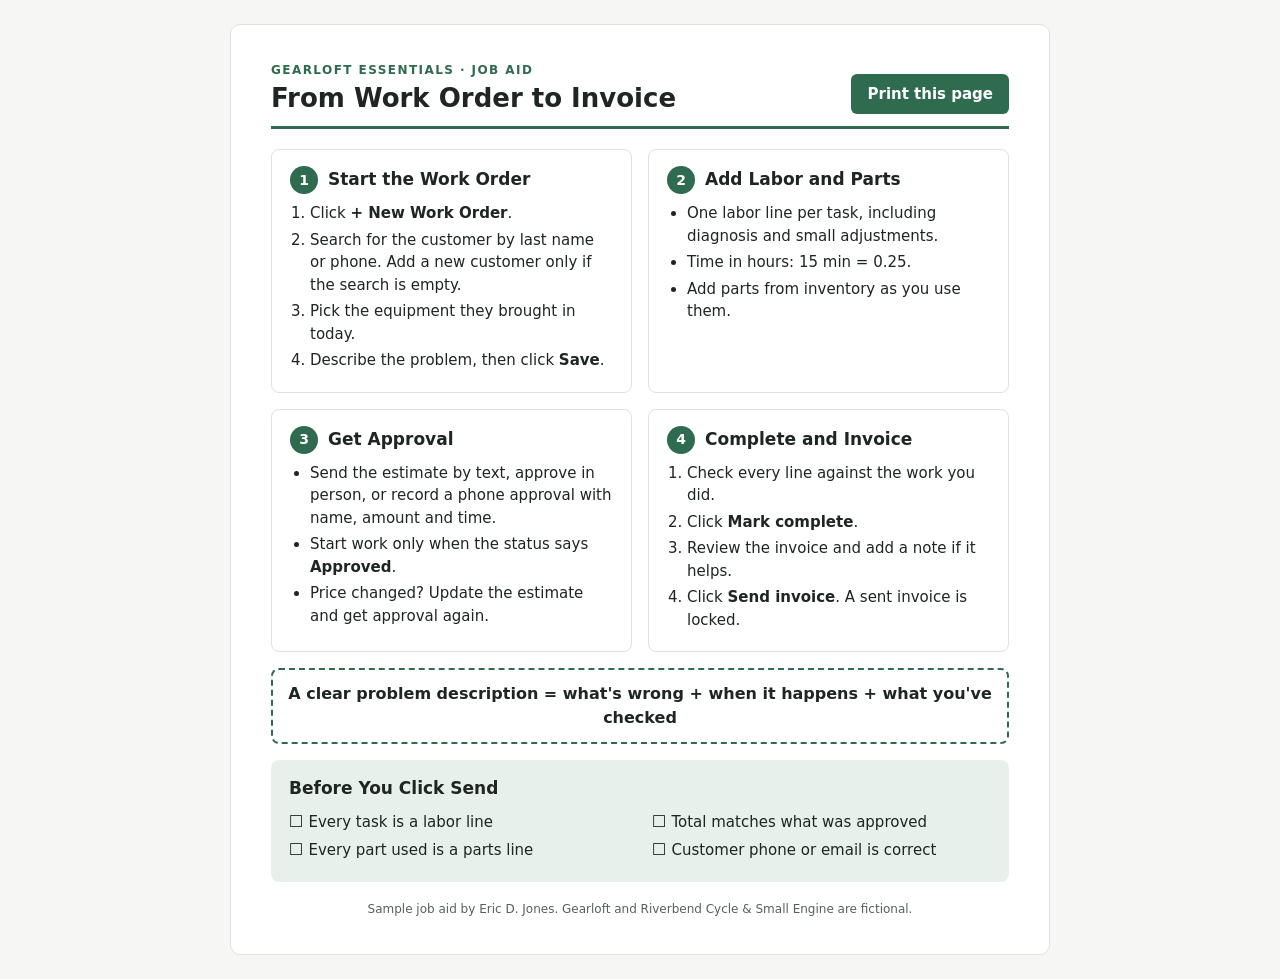
<file: sample-course/jobaid.html>
<!doctype html>
<html lang="en">
<head>
<meta charset="utf-8">
<meta name="viewport" content="width=device-width, initial-scale=1">
<title>Job Aid: Work Order to Invoice | Gearloft Essentials</title>
<style>
:root{--accent:#2e6b4f;--ink:#1e2522;--muted:#55615b;--line:#dde3df;--soft:#e7f1ec}
*{box-sizing:border-box}
body{margin:0;background:#f6f7f5;color:var(--ink);font:15px/1.5 "Source Sans 3",system-ui,sans-serif}
.page{max-width:820px;margin:24px auto;background:#fff;padding:36px 40px;border:1px solid var(--line);border-radius:10px}
header{display:flex;justify-content:space-between;align-items:flex-end;border-bottom:3px solid var(--accent);padding-bottom:12px;margin-bottom:20px;gap:16px}
.kicker{margin:0;font-size:12px;letter-spacing:.12em;text-transform:uppercase;font-weight:700;color:var(--accent)}
h1{margin:4px 0 0;font-size:26px;line-height:1.2}
.print{background:var(--accent);color:#fff;border:0;border-radius:6px;padding:9px 16px;font:inherit;font-weight:700;cursor:pointer;white-space:nowrap}
.grid{display:grid;grid-template-columns:1fr 1fr;gap:16px}
.card{border:1px solid var(--line);border-radius:8px;padding:16px 18px}
.card h2{margin:0 0 8px;font-size:17px;display:flex;align-items:center;gap:10px}
.n{flex:0 0 28px;height:28px;border-radius:50%;background:var(--accent);color:#fff;display:grid;place-items:center;font-size:14px}
ol,ul{margin:0;padding-left:20px}
li{margin-bottom:4px}
.check{margin-top:16px;background:var(--soft);border-radius:8px;padding:16px 18px}
.check h2{margin:0 0 8px;font-size:17px}
.check ul{list-style:none;padding:0;columns:2;column-gap:24px}
.check li::before{content:"\2610  ";font-size:16px}
.formula{margin-top:16px;text-align:center;font-weight:700;font-size:16px;border:2px dashed var(--accent);border-radius:8px;padding:12px}
footer{margin-top:18px;font-size:12px;color:var(--muted);text-align:center}
@media (max-width:700px){.page{margin:0;border:0;border-radius:0;padding:24px 18px}.grid{grid-template-columns:1fr}.check ul{columns:1}header{flex-direction:column;align-items:flex-start}}
@media print{body{background:#fff}.page{margin:0;border:0;padding:0;max-width:none}.print{display:none}@page{margin:14mm}}
</style>
</head>
<body>
<div class="page">
  <header>
    <div><p class="kicker">Gearloft Essentials · Job aid</p><h1>From Work Order to Invoice</h1></div>
    <button class="print" onclick="window.print()">Print this page</button>
  </header>
  <div class="grid">
    <section class="card"><h2><span class="n">1</span>Start the Work Order</h2>
      <ol><li>Click <strong>+ New Work Order</strong>.</li><li>Search for the customer by last name or phone. Add a new customer only if the search is empty.</li><li>Pick the equipment they brought in today.</li><li>Describe the problem, then click <strong>Save</strong>.</li></ol></section>
    <section class="card"><h2><span class="n">2</span>Add Labor and Parts</h2>
      <ul><li>One labor line per task, including diagnosis and small adjustments.</li><li>Time in hours: 15 min = 0.25.</li><li>Add parts from inventory as you use them.</li></ul></section>
    <section class="card"><h2><span class="n">3</span>Get Approval</h2>
      <ul><li>Send the estimate by text, approve in person, or record a phone approval with name, amount and time.</li><li>Start work only when the status says <strong>Approved</strong>.</li><li>Price changed? Update the estimate and get approval again.</li></ul></section>
    <section class="card"><h2><span class="n">4</span>Complete and Invoice</h2>
      <ol><li>Check every line against the work you did.</li><li>Click <strong>Mark complete</strong>.</li><li>Review the invoice and add a note if it helps.</li><li>Click <strong>Send invoice</strong>. A sent invoice is locked.</li></ol></section>
  </div>
  <div class="formula">A clear problem description = what's wrong + when it happens + what you've checked</div>
  <div class="check"><h2>Before You Click Send</h2>
    <ul><li>Every task is a labor line</li><li>Every part used is a parts line</li><li>Total matches what was approved</li><li>Customer phone or email is correct</li></ul></div>
  <footer>Sample job aid by Eric D. Jones. Gearloft and Riverbend Cycle &amp; Small Engine are fictional.</footer>
</div>
</body>
</html>
</file>
<file: case.css>
:root{--bg:#fbfaf7;--surface:#ffffff;--ink:#1d2228;--muted:#5a6470;--line:#e3e0d8;--accent:#1f6f6b;--accent-ink:#ffffff;--tag:#eef5f4;--soft:#f2f6f5}
@media (prefers-color-scheme:dark){:root:not([data-theme="light"]){--bg:#14181c;--surface:#1c2126;--ink:#eef0f2;--muted:#a3adb8;--line:#2d343b;--accent:#5fbdb5;--accent-ink:#0e1316;--tag:#1f2d2c;--soft:#1a2327}}
*{box-sizing:border-box}
body{margin:0;background:var(--bg);color:var(--ink);font:18px/1.65 Lato,system-ui,sans-serif}
a{color:var(--accent)}
.wrap{max-width:760px;margin:0 auto;padding:0 20px}
.topnav{border-bottom:1px solid var(--line);padding:16px 0;font-size:15px}
.topnav .wrap{display:flex;justify-content:space-between;gap:12px;max-width:960px}
.topnav a{text-decoration:none;font-weight:700}
header.case{padding:56px 0 28px}
.eyebrow{text-transform:uppercase;letter-spacing:.12em;font-size:13px;font-weight:700;color:var(--accent);margin:0 0 10px}
h1{font-size:clamp(32px,5vw,44px);line-height:1.12;margin:0 0 16px;font-weight:900}
.lede{font-size:21px;color:var(--muted);margin:0}
.glance{display:flex;flex-wrap:wrap;gap:1px;background:var(--line);border:1px solid var(--line);border-radius:10px;overflow:hidden;margin:32px 0 8px}
.glance div{flex:1 1 130px;background:var(--surface);padding:14px 16px}
.glance dt{font-size:12px;text-transform:uppercase;letter-spacing:.1em;font-weight:700;color:var(--muted)}
.glance dd{margin:2px 0 0;font-weight:700;font-size:16px;line-height:1.4}
section{padding:28px 0 4px}
h2{font-size:26px;line-height:1.25;margin:0 0 12px}
h3{font-size:19px;margin:22px 0 6px}
p{margin:0 0 16px}
ul,ol{padding-left:22px;margin:0 0 16px}
li{margin-bottom:8px}
.decisions{list-style:none;padding:0;counter-reset:d}
.decisions li{counter-increment:d;position:relative;padding-left:52px;margin-bottom:18px}
.decisions li::before{content:counter(d);position:absolute;left:0;top:0;width:36px;height:36px;border-radius:50%;background:var(--accent);color:var(--accent-ink);display:grid;place-items:center;font-weight:900}
.decisions strong{display:block}
.pull{border-left:4px solid var(--accent);background:var(--soft);padding:16px 20px;border-radius:0 10px 10px 0;font-size:19px;margin:8px 0 20px}
.result{display:grid;grid-template-columns:repeat(auto-fit,minmax(180px,1fr));gap:14px;margin:6px 0 18px}
.result div{border:1px solid var(--line);background:var(--surface);border-radius:10px;padding:16px}
.result b{display:block;font-size:26px;font-weight:900;color:var(--accent);line-height:1.15}
.result span{font-size:15px;color:var(--muted)}
/* diagrams */
.figure{margin:10px 0 22px;padding:20px;border:1px solid var(--line);border-radius:12px;background:var(--surface)}
.figure figcaption{font-size:14px;color:var(--muted);margin-top:12px}
.flow{display:flex;align-items:stretch;gap:8px;flex-wrap:wrap}
.flow .node{flex:1 1 120px;background:var(--tag);border-radius:8px;padding:12px;font-weight:700;font-size:15px;line-height:1.35;text-align:center;display:flex;flex-direction:column;justify-content:center}
.flow .node small{display:block;font-weight:400;color:var(--muted);font-size:13px;margin-top:2px}
.flow .node.hi{background:var(--accent);color:var(--accent-ink)}
.flow .node.hi small{color:inherit;opacity:.85}
.flow .arrow{flex:0 0 auto;align-self:center;color:var(--muted);font-weight:900}
.lane{font-size:12px;text-transform:uppercase;letter-spacing:.1em;font-weight:700;color:var(--muted);margin:0 0 8px}
.lane-gap{height:16px}
.side{display:grid;grid-template-columns:1fr 1fr;gap:14px}
.side .col{border:1px solid var(--line);border-radius:10px;padding:16px;background:var(--bg)}
.side .col h4{margin:0 0 8px;font-size:16px}
.side .col ul{margin:0;padding-left:18px;font-size:16px}
.cats{display:grid;grid-template-columns:repeat(4,1fr);gap:10px}
.cats div{background:var(--tag);border-radius:8px;padding:12px;font-size:15px;font-weight:700;line-height:1.3}
.cats div small{display:block;font-weight:400;color:var(--muted);font-size:13px;margin-top:4px}
pre.prompt{white-space:pre-wrap;background:var(--soft);border:1px solid var(--line);border-radius:10px;padding:16px 18px;font:15px/1.55 ui-monospace,Menlo,Consolas,monospace;margin:6px 0 18px}
.note{font-size:15px;color:var(--muted)}
.pager{display:flex;justify-content:space-between;gap:16px;border-top:1px solid var(--line);margin-top:40px;padding:24px 0}
.pager a{text-decoration:none;font-weight:700;max-width:48%}
.pager small{display:block;color:var(--muted);font-weight:400;font-size:13px;text-transform:uppercase;letter-spacing:.08em}
footer{border-top:1px solid var(--line);padding:28px 0 48px;color:var(--muted);font-size:16px}
.btn{display:inline-block;padding:11px 20px;border-radius:6px;font-weight:700;text-decoration:none;border:2px solid var(--accent);background:var(--accent);color:var(--accent-ink)}
@media (max-width:640px){
  .flow{flex-direction:column}.flow .node{flex:0 0 auto}.flow .arrow{transform:rotate(90deg)}
  .side{grid-template-columns:1fr}.cats{grid-template-columns:1fr 1fr}
  .pager{flex-direction:column}.pager a{max-width:none}
}

.btn.ghost{background:transparent;color:var(--accent)}
</file>
